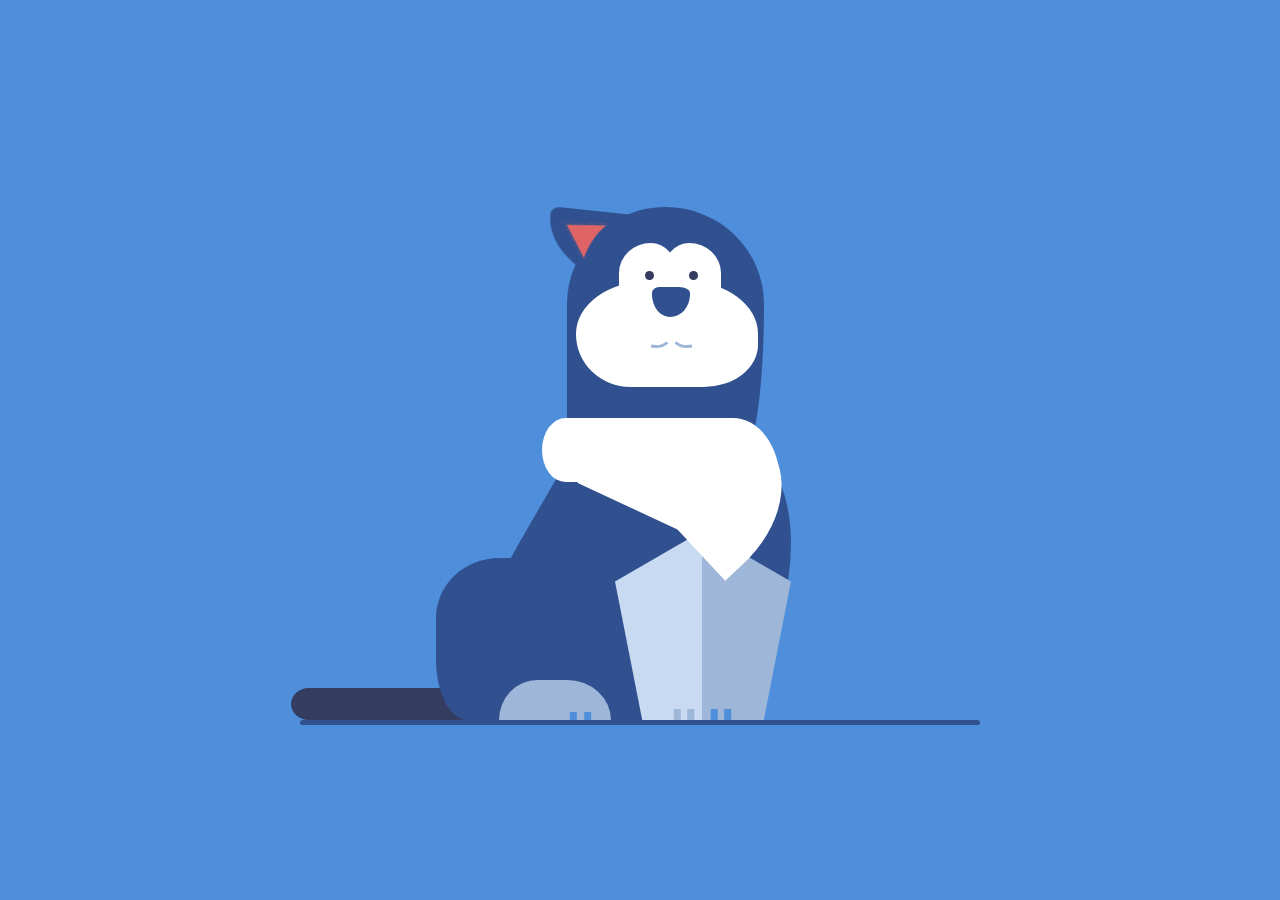
<file: Dog-Animation-CSS/index.html>
<!DOCTYPE html>
<html lang="en">

<head>
  <meta charset="UTF-8">
  <title>Husky Dog Animation CSS | @coding.stella</title>
  <link rel="stylesheet" href="https://public.codepenassets.com/css/normalize-5.0.0.min.css">
  <link rel="stylesheet" href="./style.css">

</head>

<body>
  <div class="husky">
    <div class="mane">
      <div class="coat"></div>
    </div>
    <div class="body">
      <div class="head">
        <div class="ear"></div>
        <div class="ear"></div>
        <div class="face">
          <div class="eye"></div>
          <div class="eye"></div>
          <div class="nose"></div>
          <div class="mouth">
            <div class="lips"></div>
            <div class="tongue"></div>
          </div>
        </div>
      </div>
      <div class="torso"></div>
    </div>
    <div class="legs">
      <div class="front-legs">
        <div class="leg"></div>
        <div class="leg"></div>
      </div>
      <div class="hind-leg">
      </div>
    </div>
    <div class="tail">
      <div class="tail">
        <div class="tail">
          <div class="tail">
            <div class="tail">
              <div class="tail">
                <div class="tail"></div>
              </div>
            </div>
          </div>
        </div>
      </div>
    </div>
  </div>

  <svg xmlns="http://www.w3.org/2000/svg" version="1.1" style="position:absolute">
    <defs>


      <filter id="squiggly-0">
        <feTurbulence id="turbulence" baseFrequency="0.02" numOctaves="3" result="noise" seed="0" />
        <feDisplacementMap id="displacement" in="SourceGraphic" in2="noise" scale="2" />
      </filter>
      <filter id="squiggly-1">
        <feTurbulence id="turbulence" baseFrequency="0.02" numOctaves="3" result="noise" seed="1" />
        <feDisplacementMap in="SourceGraphic" in2="noise" scale="3" />
      </filter>

      <filter id="squiggly-2">
        <feTurbulence id="turbulence" baseFrequency="0.02" numOctaves="3" result="noise" seed="2" />
        <feDisplacementMap in="SourceGraphic" in2="noise" scale="2" />
      </filter>
      <filter id="squiggly-3">
        <feTurbulence id="turbulence" baseFrequency="0.02" numOctaves="3" result="noise" seed="3" />
        <feDisplacementMap in="SourceGraphic" in2="noise" scale="3" />
      </filter>

      <filter id="squiggly-4">
        <feTurbulence id="turbulence" baseFrequency="0.02" numOctaves="3" result="noise" seed="4" />
        <feDisplacementMap in="SourceGraphic" in2="noise" scale="1" />
      </filter>
    </defs>
  </svg>

</body>

</html>
</file>
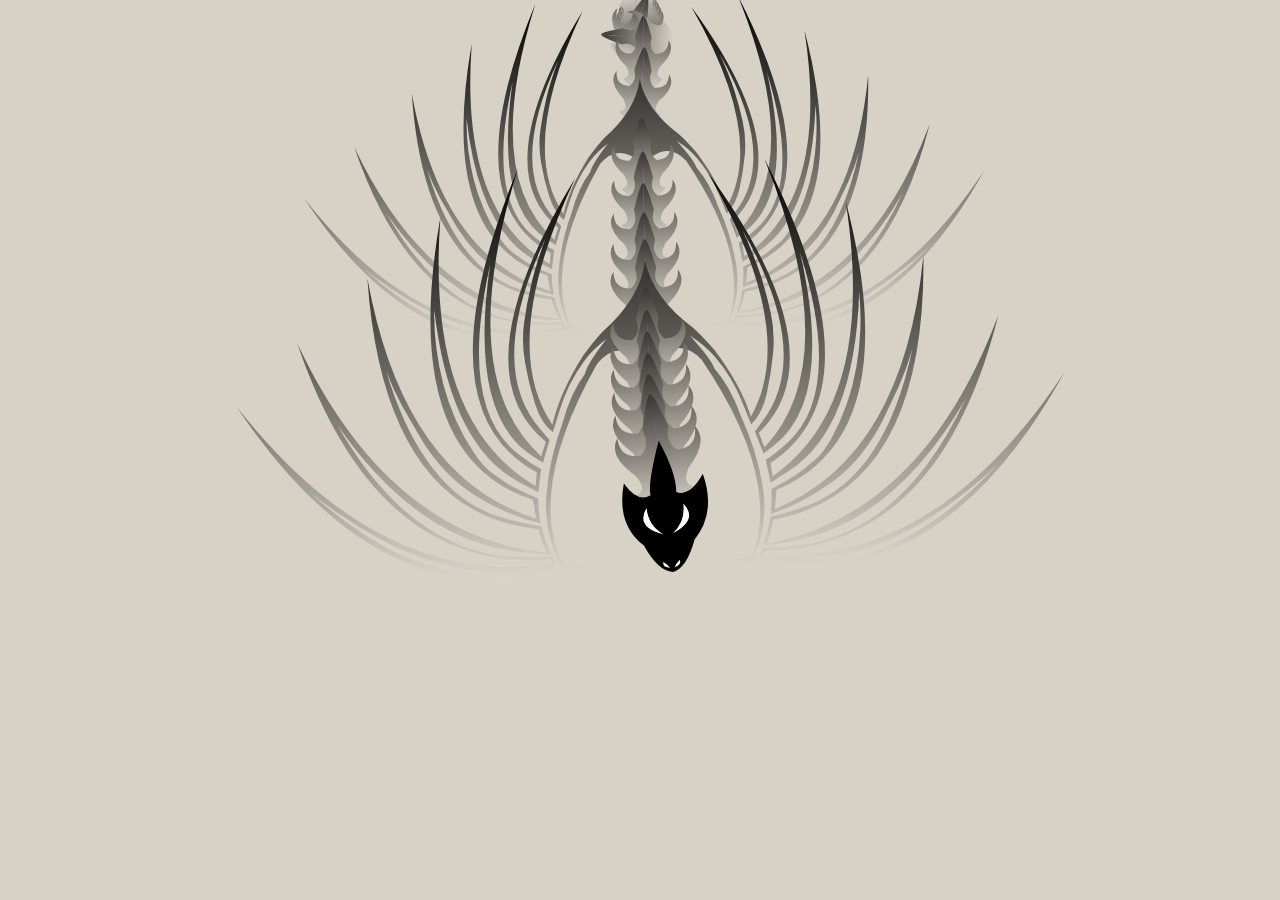
<file: Dragon-Cursor/index.html>
<!DOCTYPE html>
<html lang="en">
  <head>
    <meta charset="UTF-8">
    <meta name="viewport" content="width=device-width, initial-scale=1.0">
    <link rel="stylesheet" href="./style.css">
    <title>Dragon Cursor Effect</title>
  </head>
  <body>
    <svg>
      <defs>
        <g id="Cabeza" transform="matrix(1, 0, 0, 1, 0, 0)">
          <path style="fill:#FFFFFF;fill-opacity:1" d="M-28.9,-1.1L-28.55 -1.95Q-28.1 -3.1 -27.25 -2.95L-26.7 -2.95Q-27.7 -1.65 -28.9 -1.1M-18.35,-1.8Q-15.1 -10.3 -9.6 -6.05Q-15.1 -6.2 -18.35 -1.8M-18.35,1.1Q-15.1 5.45 -9.6 5.35Q-15.1 9.55 -18.35 1.1M-26.7,2.2L-27.25 2.25Q-28.1 2.4 -28.55 1.2L-28.9 0.35Q-27.7 0.9 -26.7 2.2" />
          <path style="fill:#000000;fill-opacity:1" d="M-21.05,-8.25Q-13.6 -15.95 -1.3 -12.1Q-7.85 -8.5 -5.85 -4.35Q-2.3 -4.85 10.5 0.15Q0 4.35 -5.85 3.65Q-7.85 7.75 -1.25 12.45Q-13.6 15.2 -21.05 7.5Q-29.55 4.05 -30.2 -0.35Q-29.55 -4.8 -21.05 -8.25M-26.7,-2.95L-27.25 -2.95Q-28.1 -3.1 -28.55 -1.95L-28.9 -1.1Q-27.7 -1.65 -26.7 -2.95M-9.6,-6.05Q-15.1 -10.3 -18.35 -1.8Q-15.1 -6.2 -9.6 -6.05M-9.6,5.35Q-15.1 5.45 -18.35 1.1Q-15.1 9.55 -9.6 5.35M-28.9,0.35L-28.55 1.2Q-28.1 2.4 -27.25 2.25L-26.7 2.2Q-27.7 0.9 -28.9 0.35" />
        </g>
        <g id="Aletas" transform="matrix(1, 0, 0, 1, 0, 0)">
          <linearGradient id="LinearGradID_1" gradientUnits="userSpaceOnUse" gradientTransform="matrix(0.0935974, 0, 0, 0.188782, -20.55, 0)" spreadMethod="pad" x1="-819.2" y1="0" x2="819.2" y2="0">
            <stop offset="0" style="stop-color:#CCCCCC;stop-opacity:1" />
            <stop offset="1" style="stop-color:#000000;stop-opacity:1" />
          </linearGradient>
          <path style="fill:url(#LinearGradID_1) " d="M29.75,-36.85Q-17.75 -61.45 -42.05 -40.95L-45.35 -38.35L-53.7 -41.15L-51.15 -44.85Q-34.85 -68.4 21 -57.8Q-32.2 -72.1 -50.25 -50Q-53.85 -45.65 -56.05 -41.95L-64.7 -43.35L-60.6 -50.3Q-45.9 -75.55 5.1 -79.35Q-2.2 -79.8 -9.45 -79.15Q-16.2 -78.55 -22.85 -77.15Q-29.85 -75.65 -36.5 -73Q-43.05 -70.4 -48.8 -66.85Q-54.55 -63.35 -56.8 -60.3L-60.5 -55.4Q-62.95 -52.1 -67 -43.55L-70.55 -43.55L-76.35 -42.95Q-74.6 -49.1 -71.85 -54.85Q-68.9 -61.25 -64.8 -67.1Q-60.8 -73 -55.45 -77.55Q-49.9 -82.35 -43.65 -85.85L-30.6 -92.7Q-24.05 -95.95 -17 -98.25Q-63.75 -86.35 -73.65 -57.1Q-75.75 -50.75 -77.45 -42.75Q-82.9 -41.75 -88 -39.65Q-87.65 -46.65 -86.3 -53.05Q-79.8 -89.8 -36.65 -117.2Q-80.65 -94.5 -87.55 -59.55Q-88.65 -54.15 -88.95 -39.4L-89.8 -38.85L-92.7 -37.6Q-93.75 -44.35 -94.1 -51.15Q-94.4 -58.2 -93.25 -65.1Q-92.15 -72.5 -90.05 -79.65Q-88.05 -86.55 -85 -93Q-82.1 -99.3 -78.45 -105.15Q-74.6 -111.35 -70.25 -117.25Q-65.95 -123.1 -61.1 -128.55Q-70.3 -119.35 -77.9 -108.7Q-86 -97.3 -90.8 -84.05Q-95.8 -70.5 -96 -56.15Q-96.1 -46 -94.05 -36.05L-93.25 -31.55Q-93.5 -35.65 -92.35 -36Q-79.85 -42 -66.6 -40.45Q-52.45 -38.85 -39.2 -33.25Q-28.3 -29.9 -21.25 -24.15Q-17.8 -23.3 -8.6 -15.6Q-12.1 -20.75 -16.75 -24.5Q-24.55 -30.7 -34.25 -34.05L-42.55 -37Q-38.9 -41.25 -31.5 -43.25Q-24.05 -45.3 -16.2 -46.3Q-8.35 -47.35 -1 -46Q5.95 -44.75 12.75 -42.85Q19.85 -40.9 29.75 -36.85M-92.45,-27.35L-94.95 -36.25Q-109.7 -105 -27.95 -154.65Q-98.65 -103.8 -91.75 -39.4L-89.95 -40.2Q-92.2 -105.25 -5.6 -130.9Q-78.8 -99.95 -87.45 -40.9Q-83.15 -42.95 -78.45 -43.95Q-70 -101.3 17.65 -103.8Q-56.9 -93.4 -74.5 -44.55L-67.4 -45.45Q-49.1 -94.95 39.25 -75.65Q-36.75 -84.35 -62.25 -44.25L-57.3 -43.6Q-31.65 -86.5 56.15 -46.05Q-20.3 -73.35 -51.35 -41.7L-45.95 -39.75Q-17.85 -71.35 51.85 -24.8Q-8.7 -56.4 -39.75 -37.05Q-28.15 -34.05 -14.25 -24.45Q-8.6 -19.85 -5.8 -16.95Q5.95 -2.4 20 0Q5.95 2.4 -5.8 16.95Q-8.6 19.85 -14.25 24.45Q-28.15 34.05 -39.75 37.05Q-8.7 56.4 51.85 24.8Q-17.85 71.35 -45.95 39.75L-51.35 41.7Q-20.3 73.35 56.15 46.1Q-31.65 86.5 -57.3 43.65L-62.25 44.3Q-36.75 84.35 39.25 75.7Q-49.1 94.95 -67.4 45.5L-74.5 44.6Q-56.9 93.4 17.65 103.85Q-70 101.3 -78.45 43.95Q-83.15 42.95 -87.45 40.9Q-78.8 99.95 -5.6 130.9Q-92.2 105.25 -89.95 40.25L-91.75 39.4Q-98.65 103.8 -27.95 154.65Q-109.7 105 -94.95 36.3L-92.45 27.35Q-93.05 33.9 -92.05 34.75Q-91.1 35.55 -88.95 36.7L-87.95 37Q-83.7 38.25 -79.05 38.8L-77.25 38.95Q-72.55 39.3 -67.5 38.85L-65.45 38.65Q-44.4 36.05 -17.8 19.6Q-9.9 12.8 -15.15 4.4Q-18.15 3.15 -19 0Q-18.15 -3.15 -15.15 -4.4Q-9.9 -12.8 -17.8 -19.6L-17.8 -19.55Q-44.4 -36.05 -65.45 -38.6L-67.5 -38.8Q-72.55 -39.3 -77.25 -38.95L-79.05 -38.75Q-83.7 -38.25 -87.95 -36.95L-88.95 -36.65Q-91.1 -35.55 -92.05 -34.7Q-93.05 -33.9 -92.45 -27.35M-8.6,15.6Q-17.8 23.3 -21.25 24.2Q-28.3 29.9 -39.2 33.3Q-52.45 38.85 -66.6 40.5Q-79.85 42 -92.35 36Q-93.5 35.65 -93.25 31.55L-94.05 36.1Q-96.1 46.05 -96 56.15Q-95.8 70.5 -90.8 84.1Q-86 97.3 -77.9 108.75Q-70.3 119.35 -61.1 128.6Q-65.95 123.1 -70.25 117.25Q-74.6 111.35 -78.45 105.15Q-82.1 99.3 -85 93Q-88.05 86.55 -90.05 79.7Q-92.15 72.5 -93.25 65.1Q-94.4 58.2 -94.1 51.2Q-93.75 44.35 -92.7 37.6L-89.8 38.9L-88.95 39.45Q-88.65 54.15 -87.55 59.55Q-80.65 94.5 -36.65 117.25Q-79.8 89.8 -86.3 53.1Q-87.65 46.65 -88 39.65Q-82.9 41.75 -77.45 42.75Q-75.75 50.75 -73.65 57.15Q-63.75 86.35 -17 98.3Q-24.05 95.95 -30.6 92.75L-43.65 85.9Q-49.9 82.35 -55.45 77.6Q-60.8 73 -64.8 67.15Q-68.9 61.25 -71.85 54.85Q-74.6 49.1 -76.35 42.95L-70.55 43.6L-67 43.6Q-62.95 52.1 -60.5 55.4L-56.8 60.35Q-54.55 63.35 -48.8 66.9Q-43.05 70.4 -36.5 73Q-29.85 75.65 -22.85 77.15Q-16.2 78.55 -9.45 79.15Q-2.2 79.8 5.1 79.35Q-45.9 75.55 -60.6 50.3L-64.7 43.4L-56.05 41.95Q-53.85 45.65 -50.25 50Q-32.2 72.1 21 57.85Q-34.85 68.4 -51.15 44.85L-53.7 41.2L-45.35 38.35L-42.05 40.95Q-17.75 61.45 29.75 36.85Q19.85 40.9 12.75 42.9Q5.95 44.75 -1 46Q-8.35 47.35 -16.2 46.35Q-24.05 45.3 -31.5 43.3Q-38.9 41.25 -42.55 37.05L-34.25 34.05Q-24.55 30.7 -16.75 24.5Q-12.1 20.75 -8.6 15.6" />
        </g>
        <g id="Espina" transform="matrix(1, 0, 0, 1, 0, 0)">
          <linearGradient id="LinearGradID_2" gradientUnits="userSpaceOnUse" gradientTransform="matrix(0.0229492, 0, 0, -0.0152893, 0, 0.05)" spreadMethod="pad" x1="-819.2" y1="0" x2="819.2" y2="0">
            <stop offset="0" style="stop-color:#CCCCCC;stop-opacity:1" />
            <stop offset="1" style="stop-color:#333333;stop-opacity:1" />
          </linearGradient>
          <path style="fill:url(#LinearGradID_2) " d="M-18.8,0Q-17.85 -5.7 -12.3 -9.6Q-11.2 -5.35 -6.5 -8.25L-6.45 -8.2L-6.2 -8.3Q1.25 -16.25 6.65 -12.4Q0.05 -12.55 0 -5.95Q2.7 -2.4 7.75 -4.1Q18 -1.45 18.8 0L-18.8 0" />
          <linearGradient id="LinearGradID_3" gradientUnits="userSpaceOnUse" gradientTransform="matrix(0.0229492, 0, 0, 0.0152893, 0, -0.05)" spreadMethod="pad" x1="-819.2" y1="0" x2="819.2" y2="0">
            <stop offset="0" style="stop-color:#CCCCCC;stop-opacity:1" />
            <stop offset="1" style="stop-color:#333333;stop-opacity:1" />
          </linearGradient>
          <path style="fill:url(#LinearGradID_3) " d="M18.8,0Q18 1.45 7.75 4.1Q2.7 2.4 0 5.95Q0.05 12.55 6.65 12.4Q1.25 16.25 -6.2 8.35Q-6.35 8.25 -6.45 8.25L-6.5 8.25Q-11.2 5.35 -12.3 9.6Q-17.85 5.7 -18.8 0L18.8 0" />
        </g>
      </defs>
      <g id="screen" />
    </svg>
    <script src="script.js"></script>
  </body>
</html>
</file>
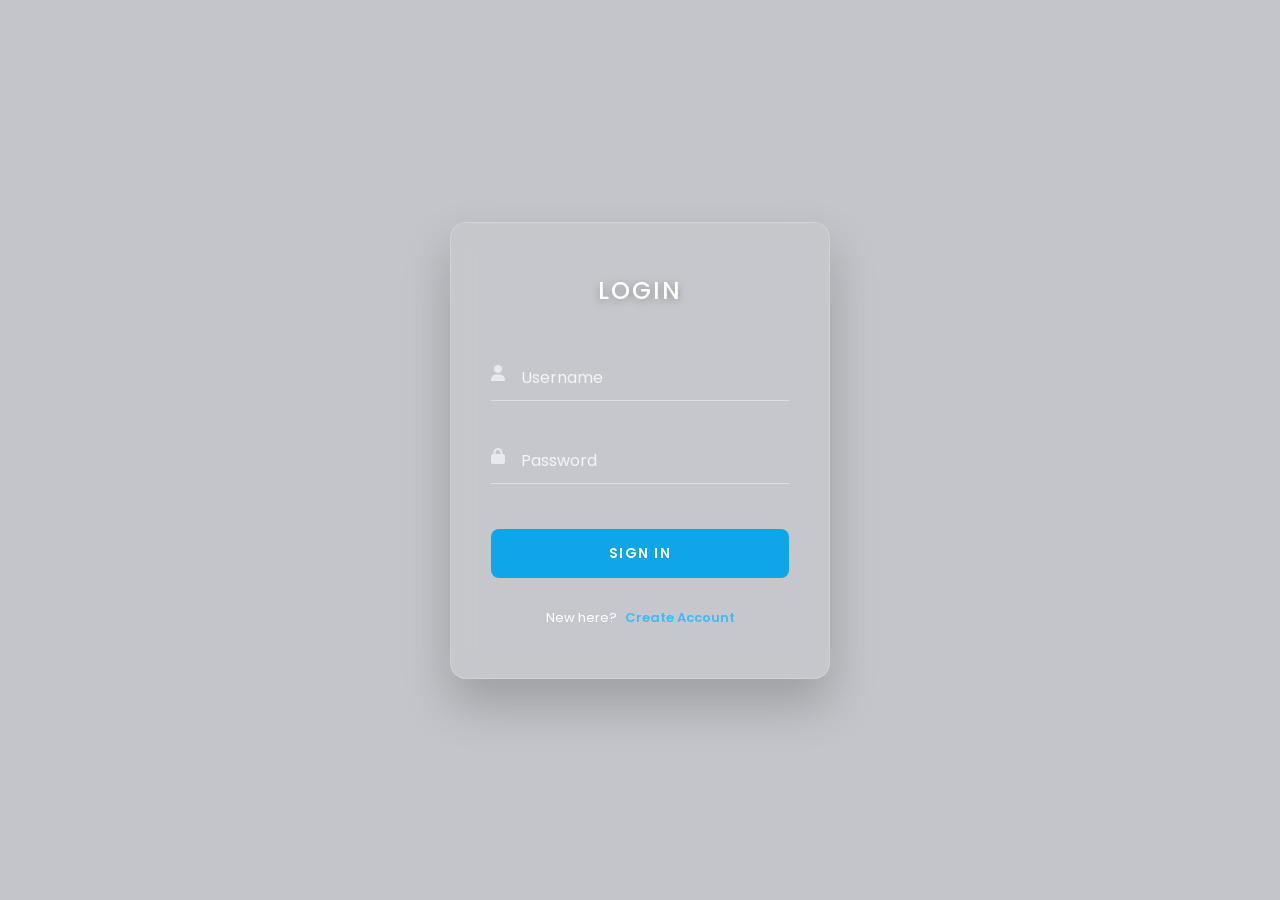
<file: LOGIN/index.html>
<!DOCTYPE html>
<html lang="en">

<head>
    <meta charset="UTF-8">
    <meta name="viewport" content="width=device-width, initial-scale=1.0">
    <title>LOGIN</title>

    <link href="https://fonts.googleapis.com/css2?family=Poppins:wght@300;400;500;600&display=swap" rel="stylesheet">
    <link rel="stylesheet" href="https://cdnjs.cloudflare.com/ajax/libs/font-awesome/6.0.0/css/all.min.css">

    <style>

* {
margin: 0;
padding: 0;
box-sizing: border-box;
font-family: 'Poppins' , sans-serif;
}

body{
display: flex;
justify-content: center;
align-items: center;
min-height: 100vh;
background-image: url('https://images.unsplash.com/photo-1494500764479-0c8f2919a3d8?fm=jpg&q=60&w=3000&auto=format&fit=crop&ixlib=rb-4.1.0&ixid=M3wxMjA3fDB8MHxleHBsb3JlLWZlZWR8MTh8fHxlbnwwfHx8fHw%3D');
 background-size: cover;
background-repeat: no-repeat;
background-attachment: fixed;
overflow: hidden;
position: relative;
}

body::before{
content: '';
position: absolute;
top: 0;
left: 0;
width: 100%;
height: 100%;
background: rgba(15, 23, 42, 0.25);
z-index: 1;
}

.login-box{
position: relative;
width: 380px;
padding: 50px 40px;
background: rgba(255, 255, 255, 0.05);
border-radius: 16px;
-webkit-backdrop-filter: blur(12px);
backdrop-filter: blur(12px);
border: 1px solid rgba(255, 255, 255, 0.2);
box-shadow: 0 25px 50px rgba(0, 0, 0, 0.2);
z-index: 10;
}

h2{
color: #ffffff;
text-align: center;
margin-bottom: 45px;
font-weight: 500;
letter-spacing: 2px;
text-shadow: 0 2px 10px rgba(0, 0, 0, 0.3);
}

.input-group{
position: relative;
margin-bottom: 35px;
}

.input-group i{
position: absolute;
left: 0;
top: 12px;
color: rgba(255, 255, 255, 0.6);
font-size: 16px;
transition: 0.3s;
}

.input-group input {
width: 100%;
padding: 12px 5px 12px 30px;
font-size: 15px;
color: #ffffff;
background: transparent;
border: none;
border-bottom: 1.5px solid rgba(255, 255, 255, 0.4);
outline: none;
transition: 0.3s;
}

.input-group label {
    position: absolute;
    top: 12px;
    left: 30px;
    color: rgba(255, 255, 255, 0.8);
    pointer-events: none;
    transition: 0.3s ease;
}

.input-group input:focus~label,
.input-group input:valid~label {
    top: -18px;
    left: 0;
    font-size: 12px;
    color: #38bdf8;
    font-weight: 500;
}

.input-group input:focus~i,
.input-group input:valid~i {
    color: #38bdf8;
}

.input-group input:focus {
    border-bottom: 1.5px solid #38bdf8;
}

.login-btn {
    width: 100%;
    padding: 14px;
    background: #0ea5e9;
    border: none;
    border-radius: 8px;
    color: #ffffff;
    font-size: 14px;
    font-weight: 600;
    letter-spacing: 1.5px;
    text-transform: uppercase;
    cursor: pointer;
    transition: all 0.3s ease;
    margin-top: 10px;
}

.login-btn:hover {
    background: #0284c7;
    box-shadow: 0 10px 20px rgba(14, 165, 233, 0.3);
    transform: translateY(-1px);
}

.login-btn:active {
    transform: translateY(0);
}

.signup-link {
    text-align: center;
    margin-top: 30px;
    color: #ffffff;
    font-size: 13px;
}

.signup-link a {
    color: #38bdf8;
    text-decoration: none;
    font-weight: 600;
    margin-left: 5px;
}

.signup-link a:hover {
    color: #7dd3fc;
    text-decoration: underline;
}

    </style>



</head>
<body>

    <div class="login-box">
        <form id="loginForm">
            <h2>LOGIN</h2>
            <div class="input-group">
                <i class="fas fa-user"></i>
                <input type="text" id="username" required>
                <label for="username">Username</label>
            </div>

            <div class="input-group">
                <i class="fas fa-lock"></i>
                <input type="password" id="password" required>
                <label for="password">Password</label>
            </div>

            <button type="submit" class="login-btn" id="submitBtn">
            Sign In
            </button>

            <p class="signup-link">
                New here? <a href="#">Create Account</a>
            </p>
        </form>
    </div>

    <script>

    document.addEventListener('DOMContentLoaded', () => {
    const loginForm = document.getElementById('loginForm');
    const submitBtn = document.getElementById('submitBtn');

    loginForm.addEventListener('submit', function(e) {
        e.preventDefault();

        submitBtn.innerText = 'Verifying...';
        submitBtn.disabled = true;

        const username = document.getElementById('username').value;

        setTimeout(() => {
            alert(`Welcome back, ${username}!`);

            submitBtn.innerText = 'Sign In';
            submitBtn.disabled = false;

            loginForm.reset();
        }, 1200);
    });
});

    </script>
</body>

</html>
</file>
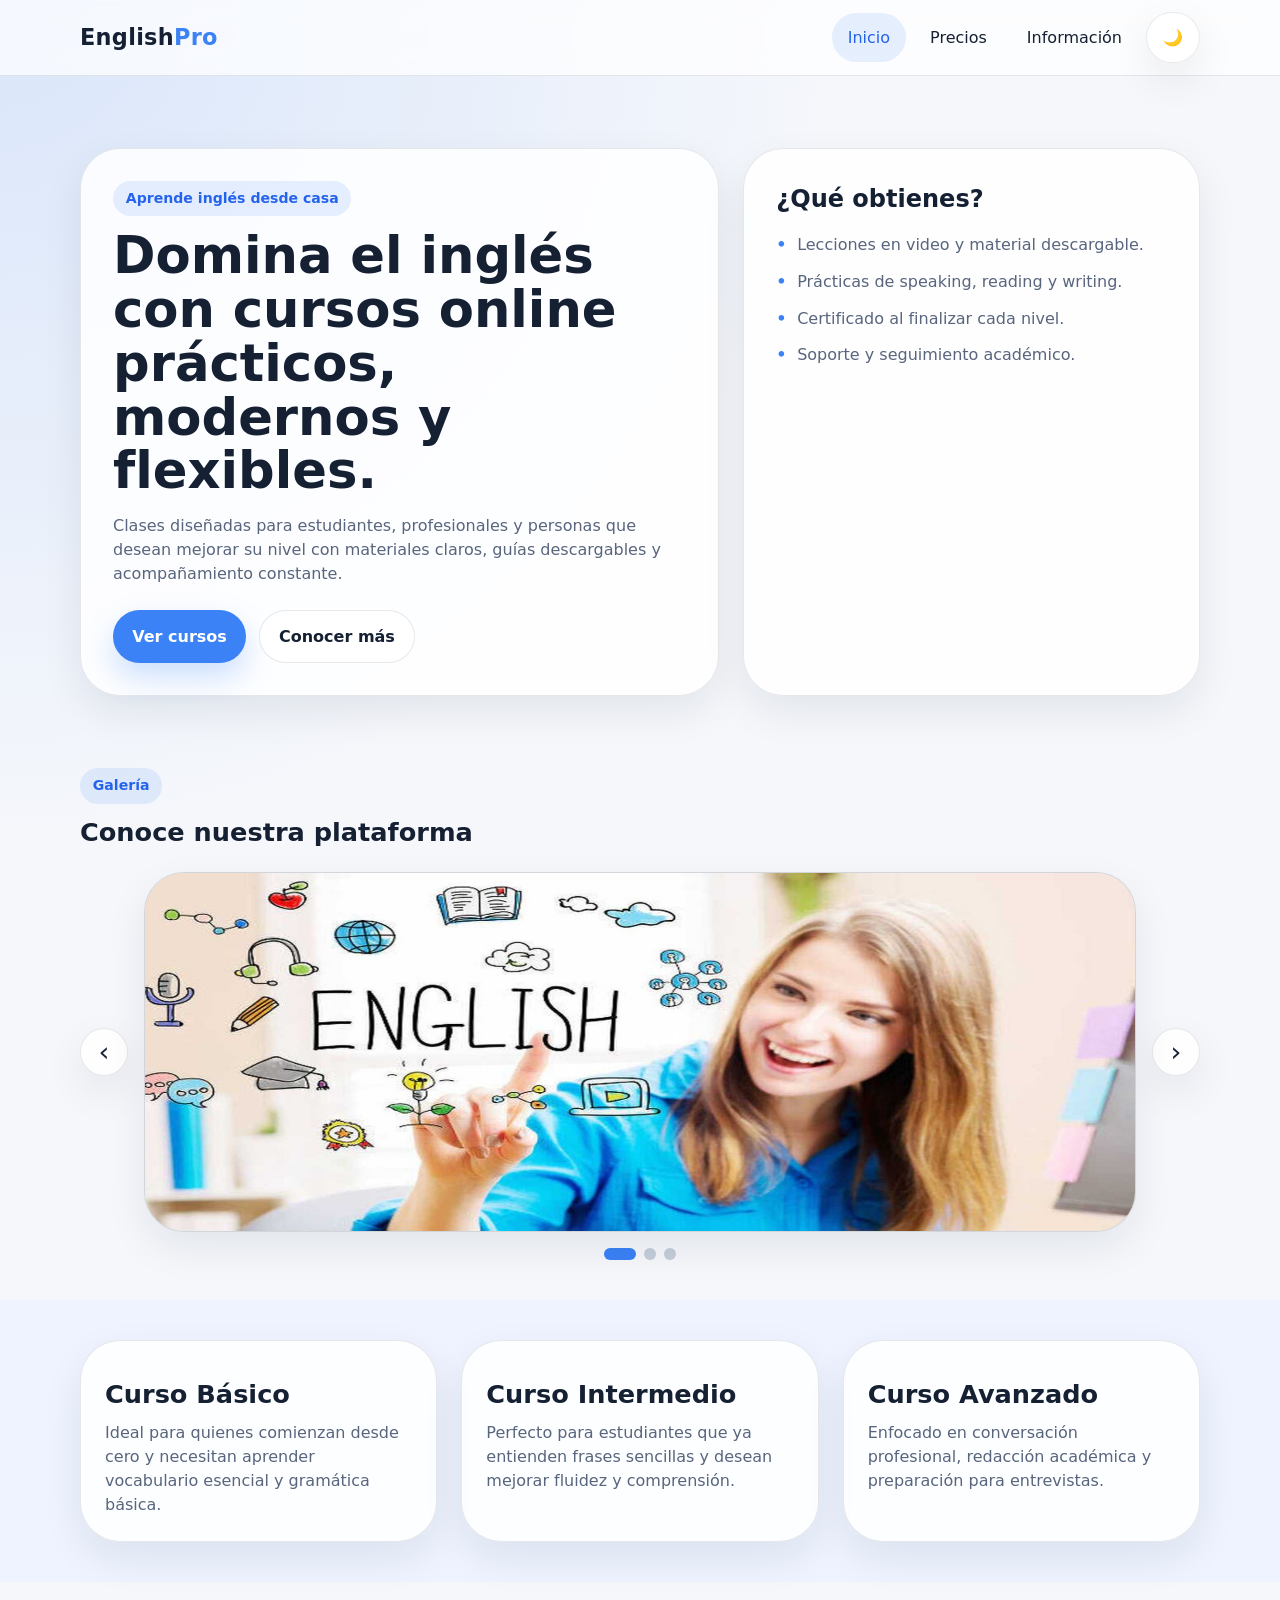
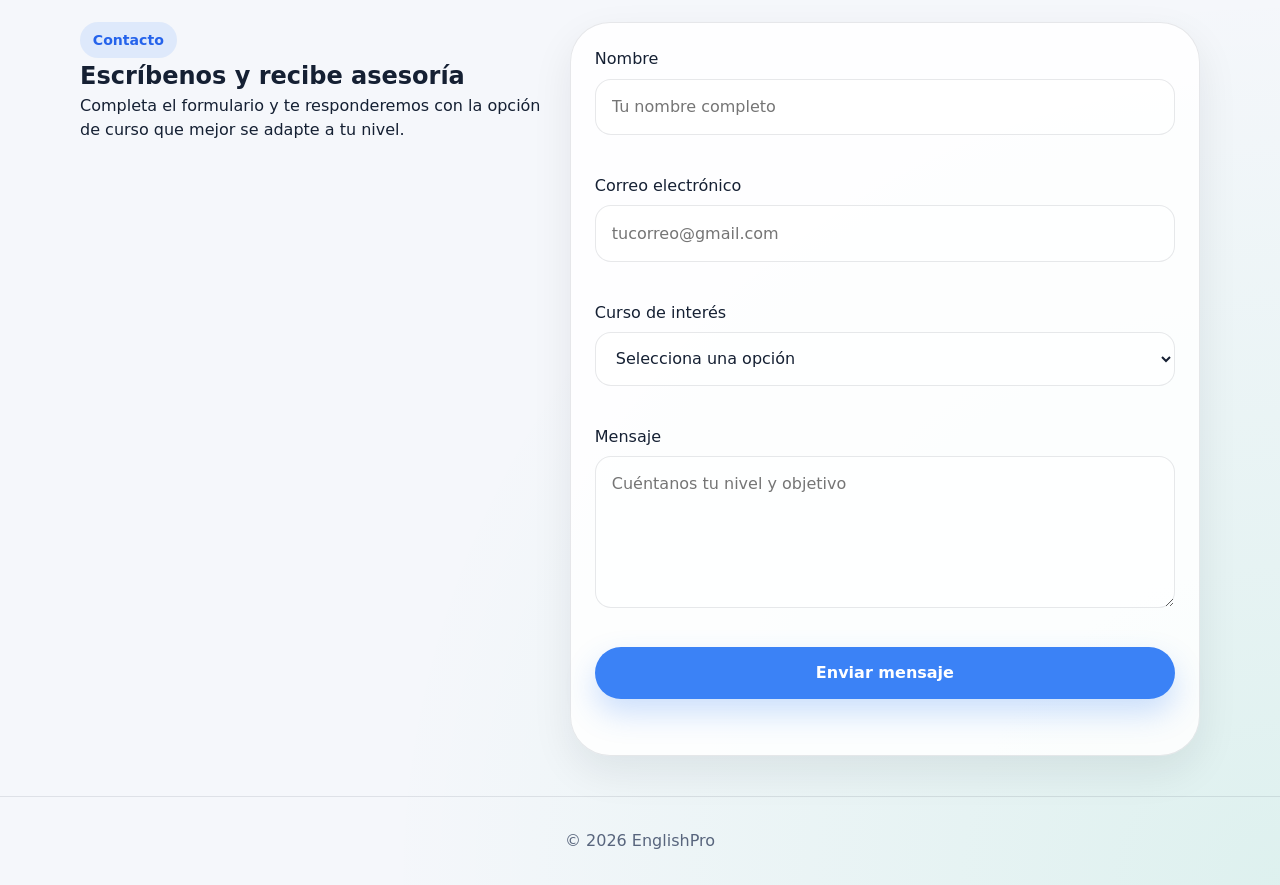
<file: Proyecto1P/index.html>
<!DOCTYPE html>
<html lang="es">
<head>
  <meta charset="UTF-8">
  <meta name="viewport" content="width=device-width, initial-scale=1.0">
  <meta name="description" content="EnglishPro - Cursos online de inglés para principiantes, intermedios y avanzados.">
  <title>EnglishPro | Cursos Online de Inglés</title>
  <link rel="stylesheet" href="CSS/normalice.css">
  <link rel="stylesheet" href="CSS/styles.css">
</head>
<body>
  <header class="site-header">
    <div class="container header__bar">
      <a class="logo" href="index.html">English<span>Pro</span></a>

      <button class="nav-toggle" id="navToggle" aria-label="Abrir menú" aria-expanded="false">
        <span></span>
        <span></span>
        <span></span>
      </button>

      <nav class="nav" id="navMenu">
        <a class="nav__link active" href="index.html">Inicio</a>
        <a class="nav__link" href="precios.html">Precios</a>
        <a class="nav__link" href="info.html">Información</a>
        <button class="theme-btn" id="themeBtn" type="button" aria-label="Cambiar tema">🌙</button>
      </nav>
    </div>
  </header>

  <main>
    <section class="hero">
      <div class="container hero__grid">
        <article class="hero__content">
          <span class="badge">Aprende inglés desde casa</span>
          <h1>Domina el inglés con cursos online prácticos, modernos y flexibles.</h1>
          <p>
            Clases diseñadas para estudiantes, profesionales y personas que desean mejorar su nivel
            con materiales claros, guías descargables y acompañamiento constante.
          </p>
          <div class="hero__actions">
            <a class="btn btn--primary" href="precios.html">Ver cursos</a>
            <a class="btn btn--ghost" href="info.html">Conocer más</a>
          </div>
        </article>

        <article class="hero__card">
          <h2>¿Qué obtienes?</h2>
          <ul class="features">
            <li>Lecciones en video y material descargable.</li>
            <li>Prácticas de speaking, reading y writing.</li>
            <li>Certificado al finalizar cada nivel.</li>
            <li>Soporte y seguimiento académico.</li>
          </ul>
        </article>
      </div>
    </section>

    <section class="section">
      <div class="container">
        <div class="section__head">
          <span class="section__tag">Galería</span>
          <h2><strong>Conoce nuestra plataforma</strong></h2>
        </div>

        <div class="slideshow" aria-label="Galería de imágenes">
          <button class="slideshow__btn" id="prevSlide" aria-label="Imagen anterior">‹</button>

          <div class="slideshow__viewport">
            <img class="slideshow__img active" src="IMG/Imagen1.jpg" alt="Vista 1 del curso de inglés">
            <img class="slideshow__img" src="IMG/Imagen2.jpg" alt="Vista 2 del curso de inglés">
            <img class="slideshow__img" src="IMG/Imagen3.jpg" alt="Vista 3 del curso de inglés">
          </div>

          <button class="slideshow__btn" id="nextSlide" aria-label="Imagen siguiente">›</button>
        </div>

        <div class="dots" aria-label="Selector de imagen">
          <button class="dot active" data-slide="0" aria-label="Mostrar imagen 1"></button>
          <button class="dot" data-slide="1" aria-label="Mostrar imagen 2"></button>
          <button class="dot" data-slide="2" aria-label="Mostrar imagen 3"></button>
        </div>
      </div>
    </section>

    <section class="section section--alt">
      <div class="container cards-grid">
        <article class="info-card">
          <h3>Curso Básico</h3>
          <p>Ideal para quienes comienzan desde cero y necesitan aprender vocabulario esencial y gramática básica.</p>
        </article>
        <article class="info-card">
          <h3>Curso Intermedio</h3>
          <p>Perfecto para estudiantes que ya entienden frases sencillas y desean mejorar fluidez y comprensión.</p>
        </article>
        <article class="info-card">
          <h3>Curso Avanzado</h3>
          <p>Enfocado en conversación profesional, redacción académica y preparación para entrevistas.</p>
        </article>
      </div>
    </section>

    <section class="section">
      <div class="container contact-grid">
        <article>
          <span class="section__tag">Contacto</span>
          <h2>Escríbenos y recibe asesoría</h2>
          <p>Completa el formulario y te responderemos con la opción de curso que mejor se adapte a tu nivel.</p>
        </article>

        <form class="contact-form" id="contactForm" novalidate>
          <div class="form-group">
            <label for="name">Nombre</label>
            <input type="text" id="name" name="name" placeholder="Tu nombre completo">
            <small class="error" id="nameError"></small>
          </div>

          <div class="form-group">
            <label for="email">Correo electrónico</label>
            <input type="email" id="email" name="email" placeholder="tucorreo@gmail.com">
            <small class="error" id="emailError"></small>
          </div>

          <div class="form-group">
            <label for="course">Curso de interés</label>
            <select id="course" name="course">
              <option value="">Selecciona una opción</option>
              <option value="basico">Básico</option>
              <option value="intermedio">Intermedio</option>
              <option value="avanzado">Avanzado</option>
            </select>
            <small class="error" id="courseError"></small>
          </div>

          <div class="form-group">
            <label for="message">Mensaje</label>
            <textarea id="message" name="message" rows="5" placeholder="Cuéntanos tu nivel y objetivo"></textarea>
            <small class="error" id="messageError"></small>
          </div>

          <button class="btn btn--primary btn--full" type="submit">Enviar mensaje</button>
          <p class="form-success" id="formSuccess" role="status" aria-live="polite"></p>
        </form>
      </div>
    </section>
  </main>

   <footer class="site-footer">
    <div class="container footer__grid">
      <p>© 2026 EnglishPro</p>
    </div>
  </footer>
<Script src="JS/scripts.js"></Script>
</body>
</html>
</file>
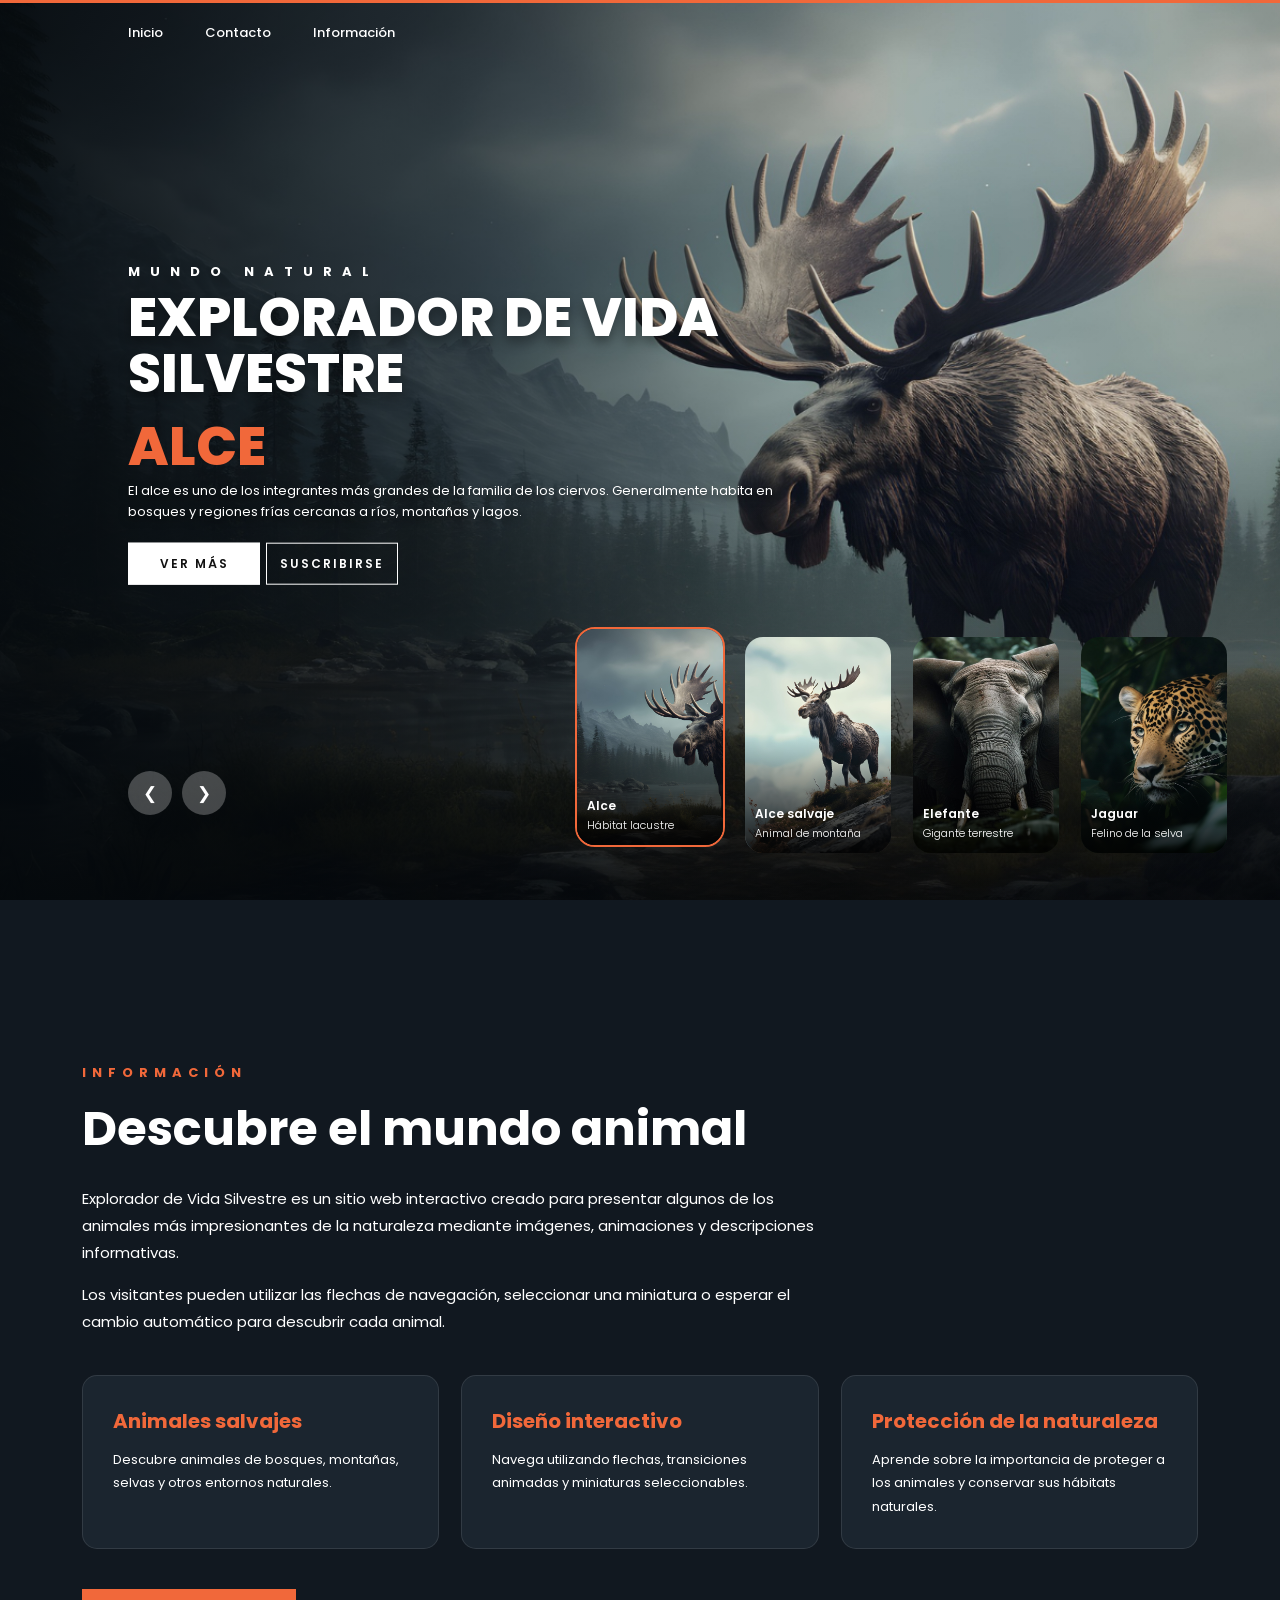
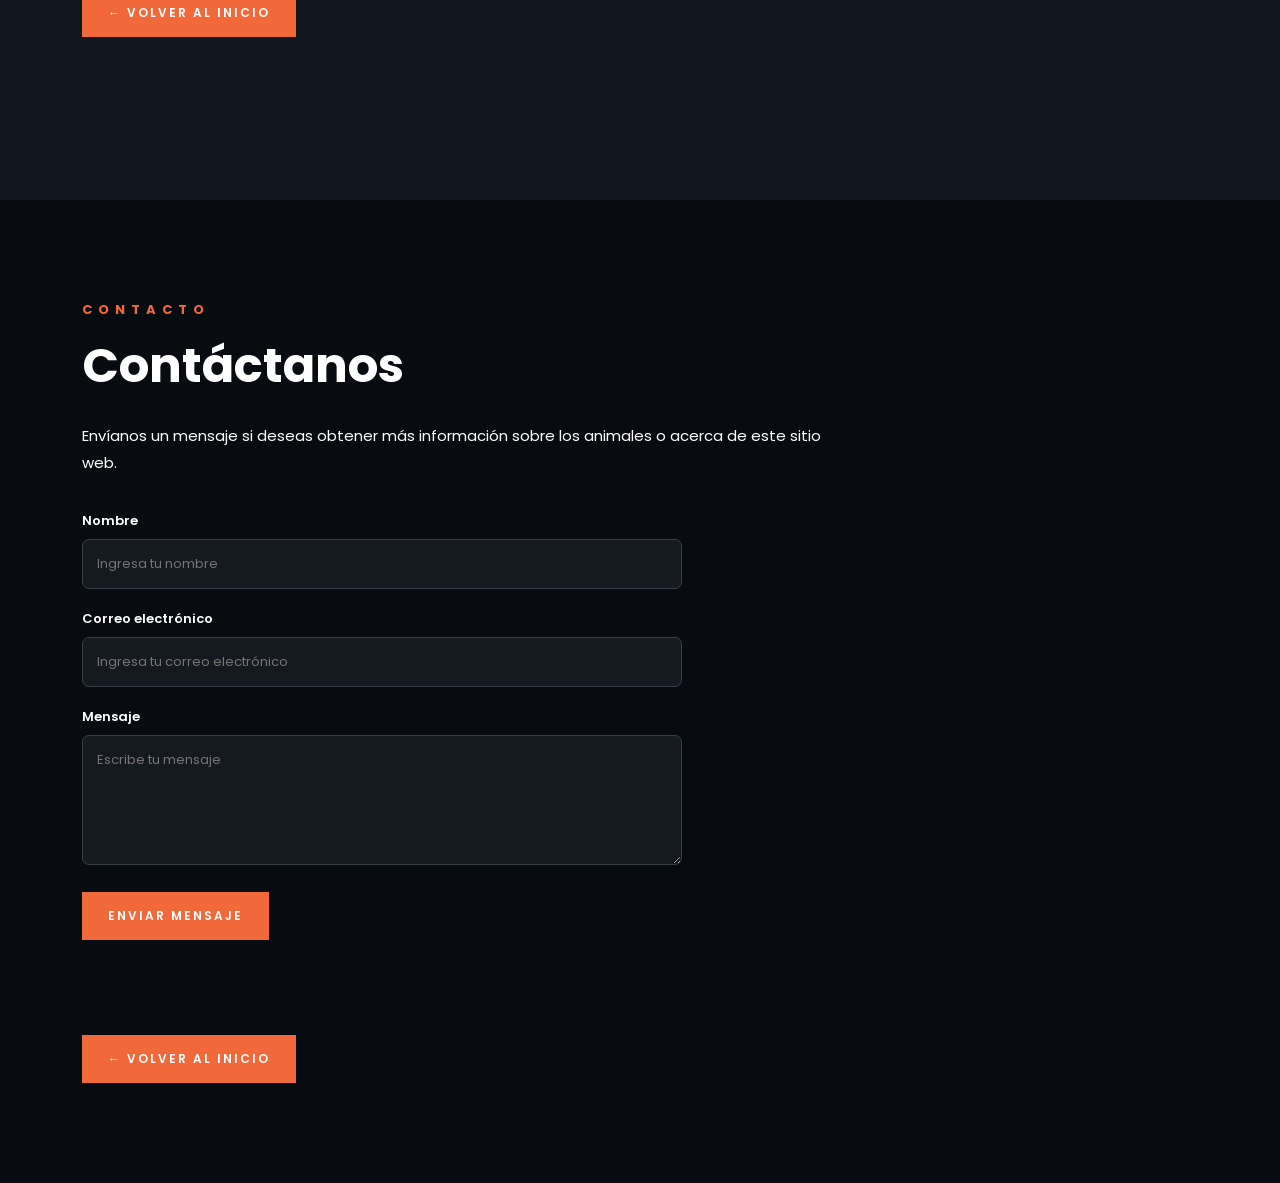
<file: Wildlife_Explorer/index.html>
<!DOCTYPE html>
<html lang="es">

<head>
    <meta charset="UTF-8">

    <meta
        name="viewport"
        content="width=device-width, initial-scale=1.0"
    >

    <title>Explorador de Vida Silvestre</title>

    <link rel="stylesheet" href="style.css">
</head>

<body>

    <!-- Navegación principal -->
    <header class="main-header">
        <nav class="navbar">
            <a href="#home">Inicio</a>
            <a href="#contacts">Contacto</a>
            <a href="#info">Información</a>
        </nav>
    </header>

    <!-- Carrusel principal -->
    <main class="carousel" id="home">

        <div class="slides">

            <!-- IMAGEN 1: ALCE CERCA DEL LAGO -->
            <article class="slide active">

                <img
                    src="image/img1.jpg"
                    alt="Alce cerca de un lago"
                >

                <div class="slide-overlay"></div>

                <div class="slide-content">

                    <div class="author">
                        MUNDO NATURAL
                    </div>

                    <h1 class="main-title">
                        EXPLORADOR DE VIDA SILVESTRE
                    </h1>

                    <h2 class="animal-name">
                        ALCE
                    </h2>

                    <p class="description">
                        El alce es uno de los integrantes más grandes de la
                        familia de los ciervos. Generalmente habita en bosques
                        y regiones frías cercanas a ríos, montañas y lagos.
                    </p>

                    <div class="slide-buttons">

                        <button
                            type="button"
                            class="see-more-btn"
                        >
                            VER MÁS
                        </button>

                        <button
                            type="button"
                            class="subscribe-btn"
                        >
                            SUSCRIBIRSE
                        </button>

                    </div>
                </div>
            </article>

            <!-- IMAGEN 2: ALCE EN LA MONTAÑA -->
            <article class="slide">

                <img
                    src="image/img2.jpg"
                    alt="Alce salvaje en las montañas"
                >

                <div class="slide-overlay"></div>

                <div class="slide-content">

                    <div class="author">
                        MUNDO NATURAL
                    </div>

                    <h1 class="main-title">
                        EXPLORADOR DE VIDA SILVESTRE
                    </h1>

                    <h2 class="animal-name">
                        ALCE SALVAJE
                    </h2>

                    <p class="description">
                        Los alces salvajes se reconocen por sus enormes astas,
                        cuerpos fuertes y largas patas. Estas características
                        les permiten sobrevivir en ambientes montañosos.
                    </p>

                    <div class="slide-buttons">

                        <button
                            type="button"
                            class="see-more-btn"
                        >
                            VER MÁS
                        </button>

                        <button
                            type="button"
                            class="subscribe-btn"
                        >
                            SUSCRIBIRSE
                        </button>

                    </div>
                </div>
            </article>

            <!-- IMAGEN 3: ELEFANTE -->
            <article class="slide">

                <img
                    src="image/img3.jpg"
                    alt="Elefante en la naturaleza"
                >

                <div class="slide-overlay"></div>

                <div class="slide-content">

                    <div class="author">
                        MUNDO NATURAL
                    </div>

                    <h1 class="main-title">
                        EXPLORADOR DE VIDA SILVESTRE
                    </h1>

                    <h2 class="animal-name">
                        ELEFANTE
                    </h2>

                    <p class="description">
                        Los elefantes son los animales terrestres más grandes
                        del mundo. Son inteligentes, sociales y se comunican
                        mediante sonidos, movimientos y vibraciones.
                    </p>

                    <div class="slide-buttons">

                        <button
                            type="button"
                            class="see-more-btn"
                        >
                            VER MÁS
                        </button>

                        <button
                            type="button"
                            class="subscribe-btn"
                        >
                            SUSCRIBIRSE
                        </button>

                    </div>
                </div>
            </article>

            <!-- IMAGEN 4: JAGUAR -->
            <article class="slide">

                <img
                    src="image/img4.jpg"
                    alt="Jaguar en la selva"
                >

                <div class="slide-overlay"></div>

                <div class="slide-content">

                    <div class="author">
                        MUNDO NATURAL
                    </div>

                    <h1 class="main-title">
                        EXPLORADOR DE VIDA SILVESTRE
                    </h1>

                    <h2 class="animal-name">
                        JAGUAR
                    </h2>

                    <p class="description">
                        El jaguar es un poderoso felino que habita principalmente
                        en bosques y regiones tropicales. Su pelaje manchado le
                        permite camuflarse entre la vegetación.
                    </p>

                    <div class="slide-buttons">

                        <button
                            type="button"
                            class="see-more-btn"
                        >
                            VER MÁS
                        </button>

                        <button
                            type="button"
                            class="subscribe-btn"
                        >
                            SUSCRIBIRSE
                        </button>

                    </div>
                </div>
            </article>

        </div>

        <!-- Flechas de navegación -->
        <div class="arrows">

            <button
                type="button"
                id="prev"
                aria-label="Mostrar animal anterior"
            >
                &#10094;
            </button>

            <button
                type="button"
                id="next"
                aria-label="Mostrar siguiente animal"
            >
                &#10095;
            </button>

        </div>

        <!-- Miniaturas -->
        <div class="thumbnails">

            <!-- Miniatura 1 -->
            <button
                type="button"
                class="thumbnail active"
                data-index="0"
                aria-label="Mostrar alce"
            >

                <img
                    src="image/img1.jpg"
                    alt="Miniatura del alce"
                >

                <span class="thumbnail-content">
                    <strong>Alce</strong>
                    <small>Hábitat lacustre</small>
                </span>

            </button>

            <!-- Miniatura 2 -->
            <button
                type="button"
                class="thumbnail"
                data-index="1"
                aria-label="Mostrar alce salvaje"
            >

                <img
                    src="image/img2.jpg"
                    alt="Miniatura del alce salvaje"
                >

                <span class="thumbnail-content">
                    <strong>Alce salvaje</strong>
                    <small>Animal de montaña</small>
                </span>

            </button>

            <!-- Miniatura 3 -->
            <button
                type="button"
                class="thumbnail"
                data-index="2"
                aria-label="Mostrar elefante"
            >

                <img
                    src="image/img3.jpg"
                    alt="Miniatura del elefante"
                >

                <span class="thumbnail-content">
                    <strong>Elefante</strong>
                    <small>Gigante terrestre</small>
                </span>

            </button>

            <!-- Miniatura 4 -->
            <button
                type="button"
                class="thumbnail"
                data-index="3"
                aria-label="Mostrar jaguar"
            >

                <img
                    src="image/img4.jpg"
                    alt="Miniatura del jaguar"
                >

                <span class="thumbnail-content">
                    <strong>Jaguar</strong>
                    <small>Felino de la selva</small>
                </span>

            </button>

        </div>

        <!-- Barra de progreso -->
        <div class="progress-container">
            <div
                class="progress-bar"
                id="progressBar"
            ></div>
        </div>

    </main>

    <!-- Sección de información -->
    <section
        class="page-section info-section"
        id="info"
    >

        <div class="section-container">

            <span class="section-label">
                INFORMACIÓN
            </span>

            <h2>
                Descubre el mundo animal
            </h2>

            <p>
                Explorador de Vida Silvestre es un sitio web interactivo
                creado para presentar algunos de los animales más
                impresionantes de la naturaleza mediante imágenes,
                animaciones y descripciones informativas.
            </p>

            <p>
                Los visitantes pueden utilizar las flechas de navegación,
                seleccionar una miniatura o esperar el cambio automático
                para descubrir cada animal.
            </p>

            <div class="info-cards">

                <article class="info-card">

                    <h3>Animales salvajes</h3>

                    <p>
                        Descubre animales de bosques, montañas, selvas
                        y otros entornos naturales.
                    </p>

                </article>

                <article class="info-card">

                    <h3>Diseño interactivo</h3>

                    <p>
                        Navega utilizando flechas, transiciones animadas
                        y miniaturas seleccionables.
                    </p>

                </article>

                <article class="info-card">

                    <h3>Protección de la naturaleza</h3>

                    <p>
                        Aprende sobre la importancia de proteger a los
                        animales y conservar sus hábitats naturales.
                    </p>

                </article>

            </div>

            <a
                href="#home"
                class="back-home"
            >
                &#8592; VOLVER AL INICIO
            </a>

        </div>
    </section>

    <!-- Sección de contacto -->
    <section
        class="page-section contacts-section"
        id="contacts"
    >

        <div class="section-container">

            <span class="section-label">
                CONTACTO
            </span>

            <h2>
                Contáctanos
            </h2>

            <p>
                Envíanos un mensaje si deseas obtener más información
                sobre los animales o acerca de este sitio web.
            </p>

            <form
                class="contact-form"
                id="contactForm"
            >

                <div class="form-group">

                    <label for="contactName">
                        Nombre
                    </label>

                    <input
                        type="text"
                        id="contactName"
                        name="contactName"
                        placeholder="Ingresa tu nombre"
                        required
                    >

                </div>

                <div class="form-group">

                    <label for="contactEmail">
                        Correo electrónico
                    </label>

                    <input
                        type="email"
                        id="contactEmail"
                        name="contactEmail"
                        placeholder="Ingresa tu correo electrónico"
                        required
                    >

                </div>

                <div class="form-group">

                    <label for="contactMessage">
                        Mensaje
                    </label>

                    <textarea
                        id="contactMessage"
                        name="contactMessage"
                        rows="5"
                        placeholder="Escribe tu mensaje"
                        required
                    ></textarea>

                </div>

                <button
                    type="submit"
                    class="send-button"
                >
                    ENVIAR MENSAJE
                </button>

                <p
                    class="form-message"
                    id="contactMessageResult"
                ></p>

            </form>

            <a
                href="#home"
                class="back-home"
            >
                &#8592; VOLVER AL INICIO
            </a>

        </div>
    </section>

    <!-- Ventana de suscripción -->
    <div
        class="modal"
        id="subscribeModal"
        aria-hidden="true"
    >

        <div class="modal-content">

            <button
                type="button"
                class="modal-close"
                id="closeModal"
                aria-label="Cerrar ventana de suscripción"
            >
                &times;
            </button>

            <span class="section-label">
                SUSCRIPCIÓN
            </span>

            <h2>
                Únete a nuestra comunidad
            </h2>

            <p>
                Ingresa tu correo electrónico para recibir información
                relacionada con la vida silvestre.
            </p>

            <form id="subscribeForm">

                <div class="form-group">

                    <label for="subscribeEmail">
                        Correo electrónico
                    </label>

                    <input
                        type="email"
                        id="subscribeEmail"
                        name="subscribeEmail"
                        placeholder="ejemplo@correo.com"
                        required
                    >

                </div>

                <button
                    type="submit"
                    class="subscribe-submit"
                >
                    SUSCRIBIRME AHORA
                </button>

                <p
                    class="form-message"
                    id="subscribeMessage"
                ></p>

            </form>

        </div>
    </div>

    <script src="app.js"></script>

</body>

</html>
</file>
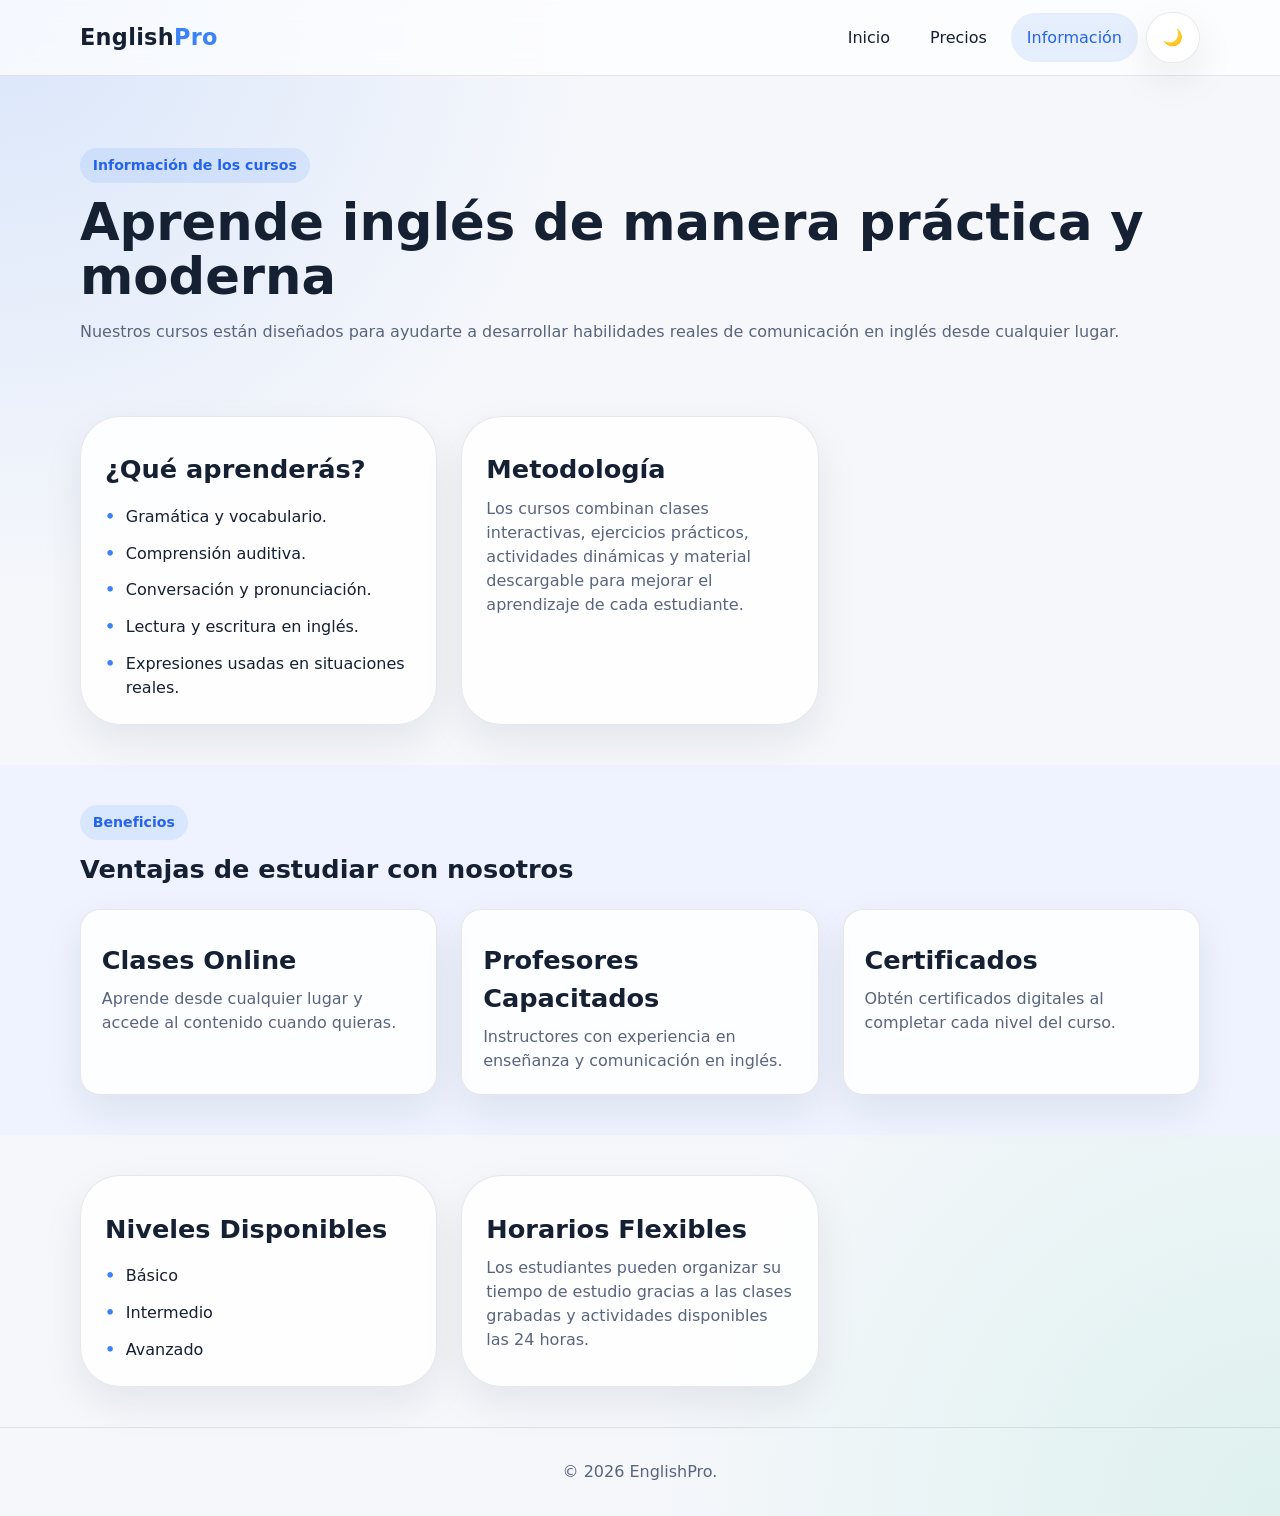
<file: Proyecto1P/info.html>
<!DOCTYPE html>
<html lang="es">
<head>
  <meta charset="UTF-8">
  <meta name="viewport" content="width=device-width, initial-scale=1.0">
  <meta name="description" content="Información y créditos del proyecto EnglishPro.">
  <title>EnglishPro | Información</title>
  <link rel="stylesheet" href="CSS/normalice.css">
  <link rel="stylesheet" href="CSS/styles.css">
</head>
<body>
  <header class="site-header">
    <div class="container header__bar">
      <a class="logo" href="index.html">English<span>Pro</span></a>

      <button class="nav-toggle" id="navToggle" aria-label="Abrir menú" aria-expanded="false">
        <span></span>
        <span></span>
        <span></span>
      </button>

      <nav class="nav" id="navMenu">
        <a class="nav__link" href="index.html">Inicio</a>
        <a class="nav__link" href="precios.html">Precios</a>
        <a class="nav__link active" href="info.html">Información</a>
        <button class="theme-btn" id="themeBtn" type="button" aria-label="Cambiar tema">🌙</button>
      </nav>
    </div>
  </header>

  <main>

  <section class="page-hero">
    <div class="container">
      <span class="badge">Información de los cursos</span>
      <h1>Aprende inglés de manera práctica y moderna</h1>
      <p>
        Nuestros cursos están diseñados para ayudarte a desarrollar habilidades
        reales de comunicación en inglés desde cualquier lugar.
      </p>
    </div>
  </section>

  <section class="section">
    <div class="container two-col">

      <article class="content-box">
        <h2>¿Qué aprenderás?</h2>

        <ul class="list">
          <li>Gramática y vocabulario.</li>
          <li>Comprensión auditiva.</li>
          <li>Conversación y pronunciación.</li>
          <li>Lectura y escritura en inglés.</li>
          <li>Expresiones usadas en situaciones reales.</li>
        </ul>
      </article>

      <article class="content-box">
        <h2>Metodología</h2>

        <p>
          Los cursos combinan clases interactivas, ejercicios prácticos,
          actividades dinámicas y material descargable para mejorar el
          aprendizaje de cada estudiante.
        </p>
      </article>

    </div>
  </section>

  <section class="section section--alt">
    <div class="container">

      <div class="section__head">
        <span class="section__tag">Beneficios</span>
        <h2>Ventajas de estudiar con nosotros</h2>
      </div>

      <div class="timeline">

        <article class="timeline__item">
          <h3>Clases Online</h3>
          <p>
            Aprende desde cualquier lugar y accede al contenido cuando quieras.
          </p>
        </article>

        <article class="timeline__item">
          <h3>Profesores Capacitados</h3>
          <p>
            Instructores con experiencia en enseñanza y comunicación en inglés.
          </p>
        </article>

        <article class="timeline__item">
          <h3>Certificados</h3>
          <p>
            Obtén certificados digitales al completar cada nivel del curso.
          </p>
        </article>

      </div>

    </div>
  </section>

  <section class="section">
    <div class="container two-col">

      <article class="content-box">
        <h2>Niveles Disponibles</h2>

        <ul class="list">
          <li>Básico</li>
          <li>Intermedio</li>
          <li>Avanzado</li>
        </ul>
      </article>

      <article class="content-box">
        <h2>Horarios Flexibles</h2>

        <p>
          Los estudiantes pueden organizar su tiempo de estudio gracias a las
          clases grabadas y actividades disponibles las 24 horas.
        </p>
      </article>

    </div>
  </section>

</main>

  <footer class="site-footer">
    <div class="container footer__grid">
      <p>© 2026 EnglishPro.</p>
    </div>
  </footer>
<Script src="JS/scripts.js"></Script>
</body>
</html>
</file>
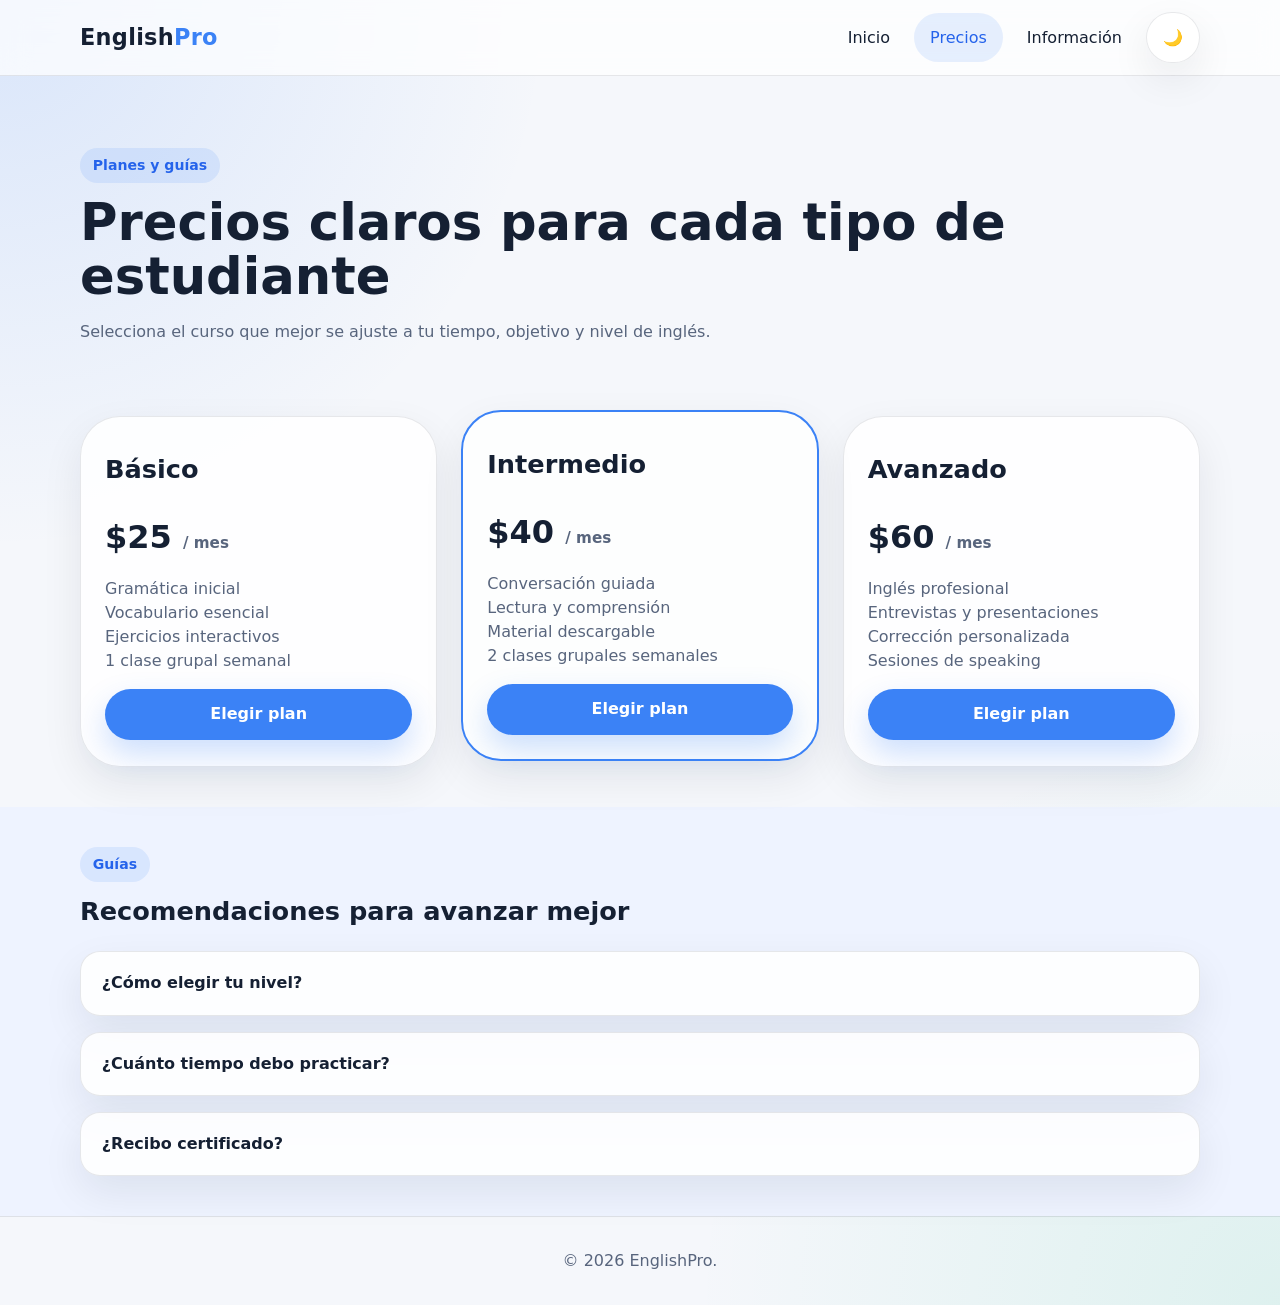
<file: Proyecto1P/precios.html>
<!DOCTYPE html>
<html lang="es">
<head>
  <meta charset="UTF-8">
  <meta name="viewport" content="width=device-width, initial-scale=1.0">
  <meta name="description" content="Precios y planes de cursos online de inglés.">
  <title>EnglishPro | Precios</title>
  <link rel="stylesheet" href="CSS/normalice.css">
  <link rel="stylesheet" href="CSS/styles.css">
</head>
<body>
  <header class="site-header">
    <div class="container header__bar">
      <a class="logo" href="index.html">English<span>Pro</span></a>

      <button class="nav-toggle" id="navToggle" aria-label="Abrir menú" aria-expanded="false">
        <span></span>
        <span></span>
        <span></span>
      </button>

      <nav class="nav" id="navMenu">
        <a class="nav__link" href="index.html">Inicio</a>
        <a class="nav__link active" href="precios.html">Precios</a>
        <a class="nav__link" href="info.html">Información</a>
        <button class="theme-btn" id="themeBtn" type="button" aria-label="Cambiar tema">🌙</button>
      </nav>
    </div>
  </header>

  <main>
    <section class="page-hero">
      <div class="container">
        <span class="badge">Planes y guías</span>
        <h1>Precios claros para cada tipo de estudiante</h1>
        <p>Selecciona el curso que mejor se ajuste a tu tiempo, objetivo y nivel de inglés.</p>
      </div>
    </section>

    <section class="section">
      <div class="container pricing-grid">
        <article class="pricing-card">
          <h2>Básico</h2>
          <p class="price">$25 <span>/ mes</span></p>
          <ul>
            <li>Gramática inicial</li>
            <li>Vocabulario esencial</li>
            <li>Ejercicios interactivos</li>
            <li>1 clase grupal semanal</li>
          </ul>
          <a class="btn btn--primary" href="index.html#contact">Elegir plan</a>
        </article>

        <article class="pricing-card pricing-card--featured">
          <h2>Intermedio</h2>
          <p class="price">$40 <span>/ mes</span></p>
          <ul>
            <li>Conversación guiada</li>
            <li>Lectura y comprensión</li>
            <li>Material descargable</li>
            <li>2 clases grupales semanales</li>
          </ul>
          <a class="btn btn--primary" href="index.html#contact">Elegir plan</a>
        </article>

        <article class="pricing-card">
          <h2>Avanzado</h2>
          <p class="price">$60 <span>/ mes</span></p>
          <ul>
            <li>Inglés profesional</li>
            <li>Entrevistas y presentaciones</li>
            <li>Corrección personalizada</li>
            <li>Sesiones de speaking</li>
          </ul>
          <a class="btn btn--primary" href="index.html#contact">Elegir plan</a>
        </article>
      </div>
    </section>

    <section class="section section--alt">
      <div class="container">
        <div class="section__head">
          <span class="section__tag">Guías</span>
          <h2>Recomendaciones para avanzar mejor</h2>
        </div>

        <div class="accordion">
          <article class="accordion__item">
            <button class="accordion__trigger" type="button">¿Cómo elegir tu nivel?</button>
            <div class="accordion__content">
              <p>Si apenas conoces palabras básicas, inicia con Básico. Si puedes formar frases sencillas, elige Intermedio. Si ya mantienes conversaciones, Avanzado es el indicado.</p>
            </div>
          </article>

          <article class="accordion__item">
            <button class="accordion__trigger" type="button">¿Cuánto tiempo debo practicar?</button>
            <div class="accordion__content">
              <p>Lo ideal es practicar al menos 20 a 30 minutos diarios para mejorar vocabulario, escucha y pronunciación de forma constante.</p>
            </div>
          </article>

          <article class="accordion__item">
            <button class="accordion__trigger" type="button">¿Recibo certificado?</button>
            <div class="accordion__content">
              <p>Sí, cada estudiante recibe un certificado digital al terminar su curso y completar las actividades principales.</p>
            </div>
          </article>
        </div>
      </div>
    </section>
  </main>

  <footer class="site-footer">
    <div class="container footer__grid">
      <p>© 2026 EnglishPro.</p>
    </div>
  </footer>
<Script src="JS/scripts.js"></Script>
</body>
</html>
</file>
<file: Dog-Animation-CSS/style.css>
*,
*:before,
*:after {
  box-sizing: border-box;
  position: relative;
}

html,
body {
  background-repeat: no-repeat;
  background-size: contain;
  background-position: center center;
  display: flex;
  flex-direction: column;
  justify-content: center;
  align-items: center;
  background-color: #4F8EDB;
  width: 100%;
  height: 100%;
  margin: 0;
  padding: 0;
}

@-webkit-keyframes head {
  0% {
    transform: rotate(0);
  }

  6.6666666667% {
    transform: rotate(0);
  }

  20% {
    transform: rotate(-14deg);
  }

  40% {
    transform: rotate(-7deg);
  }

  46.6666666667% {
    transform: rotate(-14deg);
  }

  60% {
    transform: rotate(-7deg);
  }

  73.3333333333% {
    transform: rotate(0);
  }

  80% {
    transform: rotate(0);
  }
}

@keyframes head {
  0% {
    transform: rotate(0);
  }

  6.6666666667% {
    transform: rotate(0);
  }

  20% {
    transform: rotate(-14deg);
  }

  40% {
    transform: rotate(-7deg);
  }

  46.6666666667% {
    transform: rotate(-14deg);
  }

  60% {
    transform: rotate(-7deg);
  }

  73.3333333333% {
    transform: rotate(0);
  }

  80% {
    transform: rotate(0);
  }
}

@-webkit-keyframes mouth {
  0% {
    transform: translateX(0);
  }

  6.6666666667% {
    transform: translateX(0);
  }

  13.3333333333% {
    transform: translateX(35%);
  }

  20% {
    transform: translateX(35%);
  }

  26.6666666667% {
    transform: translateX(35%);
  }

  33.3333333333% {
    transform: translateX(0) translateY(-5%);
  }
}

@keyframes mouth {
  0% {
    transform: translateX(0);
  }

  6.6666666667% {
    transform: translateX(0);
  }

  13.3333333333% {
    transform: translateX(35%);
  }

  20% {
    transform: translateX(35%);
  }

  26.6666666667% {
    transform: translateX(35%);
  }

  33.3333333333% {
    transform: translateX(0) translateY(-5%);
  }
}

@-webkit-keyframes nose {
  0% {
    transform: translate(0);
  }

  6.6666666667% {
    transform: translate(0);
  }

  13.3333333333% {
    transform: translateX(100%);
  }

  26.6666666667% {
    transform: translateX(100%);
  }

  33.3333333333% {
    transform: translateX(0) translateY(-15%);
  }
}

@keyframes nose {
  0% {
    transform: translate(0);
  }

  6.6666666667% {
    transform: translate(0);
  }

  13.3333333333% {
    transform: translateX(100%);
  }

  26.6666666667% {
    transform: translateX(100%);
  }

  33.3333333333% {
    transform: translateX(0) translateY(-15%);
  }
}

@-webkit-keyframes body {
  0% {
    transform: translate(0);
  }

  6.6666666667% {
    transform: translateY(3%);
  }

  13.3333333333% {
    transform: translate(0);
  }

  20% {
    transform: translate(0);
  }

  26.6666666667% {
    transform: translateY(2%);
  }

  33.3333333333% {
    transform: translateY(0);
  }
}

@keyframes body {
  0% {
    transform: translate(0);
  }

  6.6666666667% {
    transform: translateY(3%);
  }

  13.3333333333% {
    transform: translate(0);
  }

  20% {
    transform: translate(0);
  }

  26.6666666667% {
    transform: translateY(2%);
  }

  33.3333333333% {
    transform: translateY(0);
  }
}

@-webkit-keyframes mane {
  0% {
    transform: translate(0);
  }

  6.6666666667% {
    transform: translateY(5%);
  }

  13.3333333333% {
    transform: translate(0);
  }

  20% {
    transform: translate(0);
  }

  26.6666666667% {
    transform: translateY(3%);
  }

  33.3333333333% {
    transform: translateY(0);
  }
}

@keyframes mane {
  0% {
    transform: translate(0);
  }

  6.6666666667% {
    transform: translateY(5%);
  }

  13.3333333333% {
    transform: translate(0);
  }

  20% {
    transform: translate(0);
  }

  26.6666666667% {
    transform: translateY(3%);
  }

  33.3333333333% {
    transform: translateY(0);
  }
}

@-webkit-keyframes face {
  0% {
    transform: translate(0);
  }

  6.6666666667% {
    transform: translate(0);
  }

  13.3333333333% {
    transform: translateX(15%);
  }

  20% {
    transform: translateX(15%) translateY(0);
  }

  26.6666666667% {
    transform: translateX(15%) translateY(0);
  }

  33.3333333333% {
    transform: translateX(0) translateY(-15%);
  }

  40% {
    transform: translateX(0) translateY(-15%);
  }

  46.6666666667% {
    transform: translateX(0) translateY(0);
  }
}

@keyframes face {
  0% {
    transform: translate(0);
  }

  6.6666666667% {
    transform: translate(0);
  }

  13.3333333333% {
    transform: translateX(15%);
  }

  20% {
    transform: translateX(15%) translateY(0);
  }

  26.6666666667% {
    transform: translateX(15%) translateY(0);
  }

  33.3333333333% {
    transform: translateX(0) translateY(-15%);
  }

  40% {
    transform: translateX(0) translateY(-15%);
  }

  46.6666666667% {
    transform: translateX(0) translateY(0);
  }
}

@-webkit-keyframes left-eye {
  2.6666666667% {
    transform: scaleY(1);
  }

  3.3333333333% {
    transform: scaleY(0.3);
  }

  4% {
    transform: scaleY(1);
  }

  6.6666666667% {
    transform: translateX(0);
  }

  9.3333333333% {
    transform: scaleY(1) translateX(75%);
  }

  10% {
    transform: scaleY(0.3) translateX(75%);
  }

  10.6666666667% {
    transform: scaleY(1) translateX(75%);
  }

  13.3333333333% {
    transform: translateX(150%);
  }

  22% {
    transform: scaleY(1) translateX(150%);
  }

  22.6666666667% {
    transform: scaleY(0.3) translateX(150%);
  }

  23.3333333333% {
    transform: scaleY(1) translateX(150%);
  }

  25.3333333333% {
    transform: scaleY(1) translateX(150%);
  }

  26% {
    transform: scaleY(0.3) translateX(150%);
  }

  26.6666666667% {
    transform: scaleY(1) translateX(150%);
  }

  33.3333333333% {
    transform: translateX(0) translateY(-170%);
  }

  36% {
    transform: scaleY(1) translateY(-170%);
  }

  36.6666666667% {
    transform: scaleY(0.3) translateY(-170%);
  }

  37.3333333333% {
    transform: scaleY(1) translateY(-170%);
  }

  38% {
    transform: scaleY(1) translateY(-170%);
  }

  38.6666666667% {
    transform: scaleY(0.3) translateY(-170%);
  }

  39.3333333333% {
    transform: scaleY(1) translateY(-170%);
  }

  53.3333333333% {
    transform: translateY(0);
  }

  65.3333333333% {
    transform: scaleY(1) translateY(0);
  }

  66% {
    transform: scaleY(0.3) translateY(0);
  }

  66.6666666667% {
    transform: scaleY(1) translateY(0);
  }

  70% {
    transform: scaleY(1) translateY(0);
  }

  70.6666666667% {
    transform: scaleY(0.3) translateY(0);
  }

  71.3333333333% {
    transform: scaleY(1) translateY(0);
  }
}

@keyframes left-eye {
  2.6666666667% {
    transform: scaleY(1);
  }

  3.3333333333% {
    transform: scaleY(0.3);
  }

  4% {
    transform: scaleY(1);
  }

  6.6666666667% {
    transform: translateX(0);
  }

  9.3333333333% {
    transform: scaleY(1) translateX(75%);
  }

  10% {
    transform: scaleY(0.3) translateX(75%);
  }

  10.6666666667% {
    transform: scaleY(1) translateX(75%);
  }

  13.3333333333% {
    transform: translateX(150%);
  }

  22% {
    transform: scaleY(1) translateX(150%);
  }

  22.6666666667% {
    transform: scaleY(0.3) translateX(150%);
  }

  23.3333333333% {
    transform: scaleY(1) translateX(150%);
  }

  25.3333333333% {
    transform: scaleY(1) translateX(150%);
  }

  26% {
    transform: scaleY(0.3) translateX(150%);
  }

  26.6666666667% {
    transform: scaleY(1) translateX(150%);
  }

  33.3333333333% {
    transform: translateX(0) translateY(-170%);
  }

  36% {
    transform: scaleY(1) translateY(-170%);
  }

  36.6666666667% {
    transform: scaleY(0.3) translateY(-170%);
  }

  37.3333333333% {
    transform: scaleY(1) translateY(-170%);
  }

  38% {
    transform: scaleY(1) translateY(-170%);
  }

  38.6666666667% {
    transform: scaleY(0.3) translateY(-170%);
  }

  39.3333333333% {
    transform: scaleY(1) translateY(-170%);
  }

  53.3333333333% {
    transform: translateY(0);
  }

  65.3333333333% {
    transform: scaleY(1) translateY(0);
  }

  66% {
    transform: scaleY(0.3) translateY(0);
  }

  66.6666666667% {
    transform: scaleY(1) translateY(0);
  }

  70% {
    transform: scaleY(1) translateY(0);
  }

  70.6666666667% {
    transform: scaleY(0.3) translateY(0);
  }

  71.3333333333% {
    transform: scaleY(1) translateY(0);
  }
}

@-webkit-keyframes right-eye {
  2.6666666667% {
    transform: scaleY(1);
  }

  3.3333333333% {
    transform: scaleY(0.3);
  }

  4% {
    transform: scaleY(1);
  }

  6.6666666667% {
    transform: translateX(0);
  }

  9.3333333333% {
    transform: scaleY(1) translateX(75%);
  }

  10% {
    transform: scaleY(0.3) translateX(75%);
  }

  10.6666666667% {
    transform: scaleY(1) translateX(75%);
  }

  13.3333333333% {
    transform: translateX(150%);
  }

  22% {
    transform: scaleY(1) translateX(150%);
  }

  22.6666666667% {
    transform: scaleY(0.3) translateX(150%);
  }

  23.3333333333% {
    transform: scaleY(1) translateX(150%);
  }

  25.3333333333% {
    transform: scaleY(1) translateX(150%);
  }

  26% {
    transform: scaleY(0.3) translateX(150%);
  }

  26.6666666667% {
    transform: scaleY(1) translateX(150%);
  }

  33.3333333333% {
    transform: translateX(0) translateY(-170%);
  }

  36% {
    transform: scaleY(1) translateY(-170%);
  }

  36.6666666667% {
    transform: scaleY(0.3) translateY(-170%);
  }

  37.3333333333% {
    transform: scaleY(1) translateY(-170%);
  }

  38% {
    transform: scaleY(1) translateY(-170%);
  }

  38.6666666667% {
    transform: scaleY(0.3) translateY(-170%);
  }

  39.3333333333% {
    transform: scaleY(1) translateY(-170%);
  }

  53.3333333333% {
    transform: translateY(0);
  }

  65.3333333333% {
    transform: scaleY(1) translateY(0);
  }

  66% {
    transform: scaleY(0.3) translateY(0);
  }

  66.6666666667% {
    transform: scaleY(1) translateY(0);
  }

  70% {
    transform: scaleY(1) translateY(0);
  }

  70.6666666667% {
    transform: scaleY(0.3) translateY(0);
  }

  71.3333333333% {
    transform: scaleY(1) translateY(0);
  }
}

@keyframes right-eye {
  2.6666666667% {
    transform: scaleY(1);
  }

  3.3333333333% {
    transform: scaleY(0.3);
  }

  4% {
    transform: scaleY(1);
  }

  6.6666666667% {
    transform: translateX(0);
  }

  9.3333333333% {
    transform: scaleY(1) translateX(75%);
  }

  10% {
    transform: scaleY(0.3) translateX(75%);
  }

  10.6666666667% {
    transform: scaleY(1) translateX(75%);
  }

  13.3333333333% {
    transform: translateX(150%);
  }

  22% {
    transform: scaleY(1) translateX(150%);
  }

  22.6666666667% {
    transform: scaleY(0.3) translateX(150%);
  }

  23.3333333333% {
    transform: scaleY(1) translateX(150%);
  }

  25.3333333333% {
    transform: scaleY(1) translateX(150%);
  }

  26% {
    transform: scaleY(0.3) translateX(150%);
  }

  26.6666666667% {
    transform: scaleY(1) translateX(150%);
  }

  33.3333333333% {
    transform: translateX(0) translateY(-170%);
  }

  36% {
    transform: scaleY(1) translateY(-170%);
  }

  36.6666666667% {
    transform: scaleY(0.3) translateY(-170%);
  }

  37.3333333333% {
    transform: scaleY(1) translateY(-170%);
  }

  38% {
    transform: scaleY(1) translateY(-170%);
  }

  38.6666666667% {
    transform: scaleY(0.3) translateY(-170%);
  }

  39.3333333333% {
    transform: scaleY(1) translateY(-170%);
  }

  53.3333333333% {
    transform: translateY(0);
  }

  65.3333333333% {
    transform: scaleY(1) translateY(0);
  }

  66% {
    transform: scaleY(0.3) translateY(0);
  }

  66.6666666667% {
    transform: scaleY(1) translateY(0);
  }

  70% {
    transform: scaleY(1) translateY(0);
  }

  70.6666666667% {
    transform: scaleY(0.3) translateY(0);
  }

  71.3333333333% {
    transform: scaleY(1) translateY(0);
  }
}

@-webkit-keyframes tongue {
  46.6666666667% {
    transform: translateY(0);
  }

  53.3333333333% {
    transform: translateY(100%) rotate(10deg);
  }

  73.3333333333% {
    transform: translateY(100%) rotate(10deg);
  }

  80% {
    transform: translateY(0);
  }
}

@keyframes tongue {
  46.6666666667% {
    transform: translateY(0);
  }

  53.3333333333% {
    transform: translateY(100%) rotate(10deg);
  }

  73.3333333333% {
    transform: translateY(100%) rotate(10deg);
  }

  80% {
    transform: translateY(0);
  }
}

@-webkit-keyframes mouth-cover-left {
  40% {
    transform: rotate(0);
  }

  60% {
    transform: rotate(90deg);
  }

  73.3333333333% {
    transform: rotate(90deg);
  }

  86.6666666667% {
    transform: rotate(0);
  }
}

@keyframes mouth-cover-left {
  40% {
    transform: rotate(0);
  }

  60% {
    transform: rotate(90deg);
  }

  73.3333333333% {
    transform: rotate(90deg);
  }

  86.6666666667% {
    transform: rotate(0);
  }
}

@-webkit-keyframes mouth-cover-right {
  40% {
    transform: rotate(0);
  }

  60% {
    transform: rotate(-90deg);
  }

  73.3333333333% {
    transform: rotate(-90deg);
  }

  86.6666666667% {
    transform: rotate(0);
  }
}

@keyframes mouth-cover-right {
  40% {
    transform: rotate(0);
  }

  60% {
    transform: rotate(-90deg);
  }

  73.3333333333% {
    transform: rotate(-90deg);
  }

  86.6666666667% {
    transform: rotate(0);
  }
}

@-webkit-keyframes tail {
  6.6666666667% {
    transform: rotate(0);
  }

  10% {
    transform: rotate(30deg);
  }

  13.3333333333% {
    transform: rotate(0);
  }

  20% {
    transform: rotate(0);
  }

  26.6666666667% {
    transform: rotate(30deg);
  }

  46.6666666667% {
    transform: rotate(30deg);
  }

  48.3333333333% {
    transform: rotate(0);
  }

  50% {
    transform: rotate(28deg);
  }

  50.8333333333% {
    transform: rotate(0);
  }

  51.6666666667% {
    transform: rotate(28deg);
  }

  52.5% {
    transform: rotate(0);
  }

  53.3333333333% {
    transform: rotate(28deg);
  }

  54.1666666667% {
    transform: rotate(0);
  }

  55% {
    transform: rotate(28deg);
  }

  55.8333333333% {
    transform: rotate(0);
  }

  56.6666666667% {
    transform: rotate(28deg);
  }

  57.5% {
    transform: rotate(0);
  }

  58.3333333333% {
    transform: rotate(28deg);
  }

  59.1666666667% {
    transform: rotate(0);
  }

  60% {
    transform: rotate(28deg);
  }

  60.8333333333% {
    transform: rotate(0);
  }

  61.6666666667% {
    transform: rotate(28deg);
  }

  62.5% {
    transform: rotate(0);
  }

  63.3333333333% {
    transform: rotate(28deg);
  }

  64.1666666667% {
    transform: rotate(0);
  }

  65% {
    transform: rotate(28deg);
  }

  65.8333333333% {
    transform: rotate(0);
  }

  66.6666666667% {
    transform: rotate(28deg);
  }

  67.5% {
    transform: rotate(0);
  }

  68.3333333333% {
    transform: rotate(28deg);
  }

  69.1666666667% {
    transform: rotate(0);
  }

  70% {
    transform: rotate(28deg);
  }

  70.8333333333% {
    transform: rotate(0);
  }

  71.6666666667% {
    transform: rotate(28deg);
  }

  72.5% {
    transform: rotate(0);
  }
}

@keyframes tail {
  6.6666666667% {
    transform: rotate(0);
  }

  10% {
    transform: rotate(30deg);
  }

  13.3333333333% {
    transform: rotate(0);
  }

  20% {
    transform: rotate(0);
  }

  26.6666666667% {
    transform: rotate(30deg);
  }

  46.6666666667% {
    transform: rotate(30deg);
  }

  48.3333333333% {
    transform: rotate(0);
  }

  50% {
    transform: rotate(28deg);
  }

  50.8333333333% {
    transform: rotate(0);
  }

  51.6666666667% {
    transform: rotate(28deg);
  }

  52.5% {
    transform: rotate(0);
  }

  53.3333333333% {
    transform: rotate(28deg);
  }

  54.1666666667% {
    transform: rotate(0);
  }

  55% {
    transform: rotate(28deg);
  }

  55.8333333333% {
    transform: rotate(0);
  }

  56.6666666667% {
    transform: rotate(28deg);
  }

  57.5% {
    transform: rotate(0);
  }

  58.3333333333% {
    transform: rotate(28deg);
  }

  59.1666666667% {
    transform: rotate(0);
  }

  60% {
    transform: rotate(28deg);
  }

  60.8333333333% {
    transform: rotate(0);
  }

  61.6666666667% {
    transform: rotate(28deg);
  }

  62.5% {
    transform: rotate(0);
  }

  63.3333333333% {
    transform: rotate(28deg);
  }

  64.1666666667% {
    transform: rotate(0);
  }

  65% {
    transform: rotate(28deg);
  }

  65.8333333333% {
    transform: rotate(0);
  }

  66.6666666667% {
    transform: rotate(28deg);
  }

  67.5% {
    transform: rotate(0);
  }

  68.3333333333% {
    transform: rotate(28deg);
  }

  69.1666666667% {
    transform: rotate(0);
  }

  70% {
    transform: rotate(28deg);
  }

  70.8333333333% {
    transform: rotate(0);
  }

  71.6666666667% {
    transform: rotate(28deg);
  }

  72.5% {
    transform: rotate(0);
  }
}

@-webkit-keyframes left-ear {
  0% {
    transform: rotate(6deg);
  }

  6.6666666667% {
    transform: rotate(6deg);
  }

  13.3333333333% {
    transform: rotate(15deg);
  }

  26.6666666667% {
    transform: rotate(15deg);
  }

  33.3333333333% {
    transform: rotate(30deg);
  }

  40% {
    transform: rotate(30deg);
  }

  46.6666666667% {
    transform: rotate(0deg);
  }

  53.3333333333% {
    transform: rotate(0deg);
  }

  60% {
    transform: rotate(15deg);
  }

  80% {
    transform: rotate(15deg);
  }

  93.3333333333% {
    transform: rotate(6deg);
  }

  100% {
    transform: rotateZ(6deg);
  }
}

@keyframes left-ear {
  0% {
    transform: rotate(6deg);
  }

  6.6666666667% {
    transform: rotate(6deg);
  }

  13.3333333333% {
    transform: rotate(15deg);
  }

  26.6666666667% {
    transform: rotate(15deg);
  }

  33.3333333333% {
    transform: rotate(30deg);
  }

  40% {
    transform: rotate(30deg);
  }

  46.6666666667% {
    transform: rotate(0deg);
  }

  53.3333333333% {
    transform: rotate(0deg);
  }

  60% {
    transform: rotate(15deg);
  }

  80% {
    transform: rotate(15deg);
  }

  93.3333333333% {
    transform: rotate(6deg);
  }

  100% {
    transform: rotateZ(6deg);
  }
}

@-webkit-keyframes right-ear {
  0% {
    transform: rotateZ(-16deg) rotateY(180deg);
  }

  6.6666666667% {
    transform: rotateZ(-16deg) rotateY(180deg);
  }

  13.3333333333% {
    transform: rotateZ(-19deg) rotateY(180deg);
  }

  26.6666666667% {
    transform: rotateZ(-19deg) rotateY(180deg);
  }

  33.3333333333% {
    transform: rotateZ(-30deg) rotateY(180deg);
  }

  36.6666666667% {
    transform: rotateZ(-19deg) rotateY(180deg);
  }

  37.3333333333% {
    transform: rotateZ(-30deg) rotateY(180deg);
  }

  38% {
    transform: rotateZ(-19deg) rotateY(180deg);
  }

  40% {
    transform: rotateZ(-19deg) rotateY(180deg);
  }

  40.6666666667% {
    transform: rotateZ(-30deg) rotateY(180deg);
  }

  41.3333333333% {
    transform: rotateZ(-19deg) rotateY(180deg);
  }

  46.6666666667% {
    transform: rotateZ(-9deg) rotateY(180deg);
  }

  53.3333333333% {
    transform: rotateZ(-9deg) rotateY(180deg);
  }

  60% {
    transform: rotateZ(-19deg) rotateY(180deg);
  }

  60.6666666667% {
    transform: rotateZ(-30deg) rotateY(180deg);
  }

  61.3333333333% {
    transform: rotateZ(-19deg) rotateY(180deg);
  }

  62.6666666667% {
    transform: rotateZ(-19deg) rotateY(180deg);
  }

  63.3333333333% {
    transform: rotateZ(-30deg) rotateY(180deg);
  }

  64% {
    transform: rotateZ(-19deg) rotateY(180deg);
  }

  80% {
    transform: rotateZ(-19deg) rotateY(180deg);
  }

  93.3333333333% {
    transform: rotateZ(-16deg) rotateY(180deg);
  }

  100% {
    transform: rotateZ(-16deg) rotateY(180deg);
  }
}

@keyframes right-ear {
  0% {
    transform: rotateZ(-16deg) rotateY(180deg);
  }

  6.6666666667% {
    transform: rotateZ(-16deg) rotateY(180deg);
  }

  13.3333333333% {
    transform: rotateZ(-19deg) rotateY(180deg);
  }

  26.6666666667% {
    transform: rotateZ(-19deg) rotateY(180deg);
  }

  33.3333333333% {
    transform: rotateZ(-30deg) rotateY(180deg);
  }

  36.6666666667% {
    transform: rotateZ(-19deg) rotateY(180deg);
  }

  37.3333333333% {
    transform: rotateZ(-30deg) rotateY(180deg);
  }

  38% {
    transform: rotateZ(-19deg) rotateY(180deg);
  }

  40% {
    transform: rotateZ(-19deg) rotateY(180deg);
  }

  40.6666666667% {
    transform: rotateZ(-30deg) rotateY(180deg);
  }

  41.3333333333% {
    transform: rotateZ(-19deg) rotateY(180deg);
  }

  46.6666666667% {
    transform: rotateZ(-9deg) rotateY(180deg);
  }

  53.3333333333% {
    transform: rotateZ(-9deg) rotateY(180deg);
  }

  60% {
    transform: rotateZ(-19deg) rotateY(180deg);
  }

  60.6666666667% {
    transform: rotateZ(-30deg) rotateY(180deg);
  }

  61.3333333333% {
    transform: rotateZ(-19deg) rotateY(180deg);
  }

  62.6666666667% {
    transform: rotateZ(-19deg) rotateY(180deg);
  }

  63.3333333333% {
    transform: rotateZ(-30deg) rotateY(180deg);
  }

  64% {
    transform: rotateZ(-19deg) rotateY(180deg);
  }

  80% {
    transform: rotateZ(-19deg) rotateY(180deg);
  }

  93.3333333333% {
    transform: rotateZ(-16deg) rotateY(180deg);
  }

  100% {
    transform: rotateZ(-16deg) rotateY(180deg);
  }
}

*,
*:before,
*:after {
  -webkit-animation-timing-function: cubic-bezier(0.645, 0.045, 0.355, 1) !important;
  animation-timing-function: cubic-bezier(0.645, 0.045, 0.355, 1) !important;
}

.husky {
  -webkit-animation: squiggly-anim 0.3s infinite;
  animation: squiggly-anim 0.3s infinite;
  height: 60vmin;
  width: 84vmin;
}

@media screen and (max-width: 400px) {
  .husky {
    -webkit-animation: none;
    animation: none;
  }
}

.husky:before {
  width: 90%;
  height: 0.5vmin;
  background: #30508F;
  border-radius: 0.5vmin;
  top: 100%;
  left: 5%;
  z-index: 2;
}

.husky:after {
  width: 100%;
  height: 10%;
  top: calc(100% + 0.5vmin);
  z-index: 3;
  background: #4F8EDB;
}

div:before,
div:after {
  content: "";
  display: block;
  position: absolute;
}

.head {
  -webkit-animation: head 12s none infinite;
  animation: head 12s none infinite;
  position: absolute;
  height: 45%;
  width: 58%;
  left: 34%;
  top: 5%;
  transform-origin: bottom center;
}

.head:before {
  background: #30508F;
  border-top-left-radius: 50% 40%;
  border-top-right-radius: 50% 40%;
  border-bottom-right-radius: 10% 60%;
  height: 100%;
  width: 100%;
}

.face {
  -webkit-animation: face 12s none infinite;
  animation: face 12s none infinite;
  position: absolute;
  width: 98%;
  height: 62%;
  top: 15%;
  left: 2%;
}

.face:before {
  z-index: 1;
  width: 94%;
  height: 70%;
  left: 3%;
  background-color: white;
  bottom: 5%;
  border-top-left-radius: 40% 50%;
  border-top-right-radius: 40% 50%;
  border-bottom-left-radius: 30% 50%;
  border-bottom-right-radius: 30% 40%;
}

.eye {
  -webkit-animation: eyes 12s none infinite;
  animation: eyes 12s none infinite;
  position: absolute;
  width: 30%;
  height: 40%;
  background-color: white;
  right: 45%;
  border-top-left-radius: 55% 50%;
  border-top-right-radius: 45% 50%;
  z-index: 2;
}

.eye:before {
  -webkit-animation: left-eye 12s none infinite;
  animation: left-eye 12s none infinite;
  height: 15%;
  width: 15%;
  border-radius: 100%;
  background: #343C60;
  top: 45%;
  left: 45%;
  transform-origin: center center;
}

.eye+.eye {
  z-index: 1;
  right: initial;
  left: 48%;
  border-top-right-radius: 55% 50%;
  border-top-left-radius: 45% 50%;
}

.nose {
  -webkit-animation: nose 12s none infinite;
  animation: nose 12s none infinite;
  z-index: 2;
  position: absolute;
  width: 20%;
  height: 20%;
  top: 29%;
  left: 42%;
}

.nose:after {
  background: #30508F;
  height: 100%;
  width: 100%;
  border-top-left-radius: 20% 20%;
  border-top-right-radius: 30% 20%;
  border-bottom-right-radius: 55% 80%;
  border-bottom-left-radius: 50% 80%;
}

.nose:before {
  height: 100%;
  width: 200%;
  background: white;
  top: 50%;
  left: -50%;
  z-index: -1;
  border-radius: 50%;
}

.ear {
  -webkit-animation: left-ear 12s both infinite;
  animation: left-ear 12s both infinite;
  position: absolute;
  top: 3%;
  left: -10%;
  width: 48%;
  height: 30%;
  border-bottom-left-radius: 100% 90%;
  border-top-left-radius: 10%;
  transform-origin: 80% center;
  overflow: hidden;
  background: #30508F;
}

.ear:before {
  width: 70%;
  height: 55%;
  border: 2px solid #30508F;
  background: #DE6465;
  top: 20%;
  left: 15%;
  transform-origin: top left;
  transform: skewX(30deg) rotate(-5deg);
}

.ear:after {
  width: 70%;
  height: 100%;
  border-top-left-radius: 100%;
  background: #30508F;
  left: 32%;
  transform-origin: top left;
  transform: rotate(-5deg);
}

.ear+.ear {
  -webkit-animation: right-ear 12s both infinite;
  animation: right-ear 12s both infinite;
  background-color: #343C60;
  left: 15%;
  top: 5%;
  z-index: -1;
  transform-origin: right center;
}

.ear+.ear:before {
  border-color: #343C60;
}

.ear+.ear:after {
  background: #343C60;
}

.mouth {
  z-index: 1;
  -webkit-animation: mouth 12s none infinite;
  animation: mouth 12s none infinite;
  position: absolute;
  width: 48%;
  height: 55%;
  bottom: -5%;
  left: 28%;
  overflow: hidden;
}

.mouth:before,
.mouth:after {
  -webkit-animation: mouth-cover-left 12s none infinite;
  animation: mouth-cover-left 12s none infinite;
  width: 28%;
  height: 100%;
  background: white;
  top: -50%;
  left: 0;
  z-index: 3;
  transform-origin: right top;
}

.mouth:after {
  -webkit-animation: mouth-cover-right 12s none infinite;
  animation: mouth-cover-right 12s none infinite;
  left: initial;
  right: 0;
  transform-origin: left top;
}

.lips {
  z-index: 2;
  height: 35%;
  width: 100%;
}

.lips:before,
.lips:after {
  background: white;
  width: calc(50% + 1.5px);
  border-color: #9EB6D7;
  border-width: 3px;
  border-style: solid;
  height: 100%;
  border-bottom-left-radius: 65% 100%;
  border-bottom-right-radius: 35% 50%;
  border-top-right-radius: 50%;
  border-right-color: transparent;
  border-top-color: transparent;
}

.lips:after {
  transform: rotateY(180deg);
  left: initial;
  right: 0;
}

.tongue {
  -webkit-animation: tongue 12s none infinite;
  animation: tongue 12s none infinite;
  position: absolute;
  height: 100%;
  width: 44%;
  background: #DE6465;
  left: 25%;
  bottom: 100%;
  z-index: 1;
  border-bottom-left-radius: 50% 20%;
  border-bottom-right-radius: 50% 20%;
}

.body {
  -webkit-animation: body 12s none infinite;
  animation: body 12s none infinite;
  width: 45%;
  height: 100%;
  position: absolute;
  left: 25%;
}

.torso {
  position: absolute;
  height: 55%;
  width: 100%;
  bottom: 0;
}

.torso:before {
  background: #30508F;
  height: 100%;
  width: 50%;
  transform: translateX(-20%) skewX(-30deg);
  transform-origin: left bottom;
  border-radius: 0 30% 0 60%;
}

.torso:after {
  background: #30508F;
  height: 100%;
  width: 60%;
  top: 0;
  right: 0;
  border-radius: 10% 40% 60% 0;
}

.mane {
  -webkit-animation: mane 12s none infinite;
  animation: mane 12s none infinite;
  z-index: 2;
  position: absolute;
  width: 31.5%;
  height: 30%;
  top: 44%;
  left: 37%;
}

.mane:before {
  background: white;
  height: 40%;
  width: 100%;
  border-top-left-radius: 10% 50%;
  border-top-right-radius: 20% 100%;
  border-bottom-left-radius: 10% 50%;
}

.mane:after {
  background: white;
  top: 25%;
  height: 76%;
  width: 30%;
  right: 23%;
  border-top-right-radius: 100% 80%;
  transform: rotate(47deg);
  transform-origin: bottom right;
}

.coat {
  position: absolute;
  width: 50%;
  height: 50%;
  background: white;
  transform-origin: bottom right;
  left: 10%;
  top: 21%;
  transform: rotate(25deg) skewX(-30deg);
}

.legs {
  background-color: #30508F;
  position: absolute;
  height: 30%;
  width: 42%;
  left: 23%;
  bottom: 0;
  border-top-left-radius: 20% 37%;
  border-bottom-left-radius: 10% 37%;
  border-top-right-radius: 50%;
  z-index: 1;
}

.front-legs {
  position: absolute;
  width: 55%;
  height: 117%;
  bottom: 0;
  right: -12%;
}

.front-legs:before {
  width: 4%;
  height: 6%;
  background: transparent;
  bottom: 0;
  left: 47%;
  box-shadow: -1.3vmin 0 0 #9EB6D7, -2.8vmin 0 0 #9EB6D7, 1.3vmin 0 0 #4F8EDB, 2.8vmin 0 0 #4F8EDB;
  z-index: 2;
}

.front-legs>.leg {
  width: 51%;
  height: 100%;
  position: absolute;
  bottom: 0;
  right: 50%;
  overflow: hidden;
}

.front-legs>.leg:before {
  background: #C8DAF2;
  height: 100%;
  width: 100%;
  transform: skewY(-30deg) skewX(10deg);
  transform-origin: top right;
}

.front-legs>.leg+.leg {
  right: 0;
  transform: rotateY(180deg);
}

.front-legs>.leg+.leg:before {
  background: #9EB6D7;
}

.hind-leg {
  position: absolute;
  background: #9EB6D7;
  width: 35%;
  height: 25%;
  border-top-left-radius: 35% 100%;
  border-top-right-radius: 40% 100%;
  bottom: 0%;
  right: 45%;
}

.hind-leg:before {
  width: 6%;
  height: 20%;
  background: transparent;
  bottom: 0;
  left: 70%;
  box-shadow: -0.8vmin 0 0 #4F8EDB, 0.8vmin 0 0 #4F8EDB;
}

.tail {
  position: absolute;
  width: 15%;
  height: 6%;
  bottom: 0;
  right: 72%;
  background: #343C60;
  z-index: 0;
}

.tail>.tail {
  -webkit-animation: tail 12s none infinite;
  animation: tail 12s none infinite;
  height: 100%;
  width: 4vmin;
  right: 26%;
  transform-origin: center right;
  border-top-left-radius: 50% 50%;
  border-bottom-left-radius: 50% 50%;
  transform: rotate(26deg);
  transform: rotate(0deg);
}

.husky>.tail {
  border-top-left-radius: 10% 50%;
  border-bottom-left-radius: 10% 50%;
}

.husky>.tail>.tail {
  right: 88%;
}

@-webkit-keyframes squiggly-anim {
  0% {
    filter: url("#squiggly-0");
  }

  25% {
    filter: url("#squiggly-1");
  }

  50% {
    filter: url("#squiggly-2");
  }

  75% {
    filter: url("#squiggly-3");
  }

  100% {
    filter: url("#squiggly-4");
  }
}

@keyframes squiggly-anim {
  0% {
    filter: url("#squiggly-0");
  }

  25% {
    filter: url("#squiggly-1");
  }

  50% {
    filter: url("#squiggly-2");
  }

  75% {
    filter: url("#squiggly-3");
  }

  100% {
    filter: url("#squiggly-4");
  }
}
</file>
<file: Dragon-Cursor/style.css>
body,
html {
	position: absolute;
	margin: 0;
	padding: 0;
	width: 100%;
	height: 100%;
	overflow: hidden;
	background: rgb(60, 97, 153);
	touch-action: none;
}

svg {
	position: absolute;
	width: 100%;
	height: 100%;
	background: #c9c9c9;
	cursor: pointer;
	filter: sepia(20%);
}
</file>
<file: Proyecto1P/CSS/styles.css>
:root {
  --bg: #f5f7fb;
  --bg-alt: #eef3ff;
  --surface: rgba(255, 255, 255, 0.85);
  --text: #152033;
  --muted: #58657d;
  --primary: #3b82f6;
  --primary-dark: #2563eb;
  --border: rgba(21, 32, 51, 0.1);
  --shadow: 0 16px 40px rgba(17, 24, 39, 0.08);
  --radius: 40px;
  --header-h: 76px;
}

body.dark {
  --bg: #0f172a;
  --bg-alt: #111c33;
  --surface: rgba(15, 23, 42, 0.9);
  --text: #e5eefc;
  --muted: #a8b3c7;
  --primary: #60a5fa;
  --primary-dark: #3b82f6;
  --border: rgba(255, 255, 255, 0.1);
  --shadow: 0 16px 40px rgba(0, 0, 0, 0.35);
}

body {
  min-height: 100vh;
  background:
    radial-gradient(circle at top left, rgba(59, 130, 246, 0.15), transparent 30%),
    radial-gradient(circle at bottom right, rgba(16, 185, 129, 0.1), transparent 32%),
    var(--bg);
  color: var(--text);
  font-family: Inter, system-ui, -apple-system, BlinkMacSystemFont, "Segoe UI", sans-serif;
  padding-top: var(--header-h);
}

.container {
  width: min(1120px, calc(100% - 2rem));
  margin: 0 auto;
}

.site-header {
  position: fixed;
  inset: 0 0 auto 0;
  height: var(--header-h);
  z-index: 1000;
  backdrop-filter: blur(14px);
  background: rgba(255, 255, 255, 0.72);
  border-bottom: 1px solid var(--border);
}

body.dark .site-header {
  background: rgba(15, 23, 42, 0.78);
}

.header__bar {
  height: 100%;
  display: flex;
  align-items: center;
  justify-content: space-between;
  gap: 1rem;
}

.logo {
  font-size: 1.4rem;
  font-weight: 800;
  letter-spacing: 0.3px;
}

.logo span {
  color: var(--primary);
}

.nav {
  display: flex;
  align-items: center;
  gap: 0.5rem;
}

.nav__link,
.theme-btn {
  padding: 0.8rem 1rem;
  border-radius: 999px;
  transition: 0.25s ease;
}

.nav__link:hover,
.nav__link.active {
  background: rgba(59, 130, 246, 0.12);
  color: var(--primary-dark);
}

.theme-btn {
  background: var(--surface);
  border: 1px solid var(--border);
  box-shadow: var(--shadow);
}

.nav-toggle {
  display: none;
  width: 48px;
  height: 48px;
  border-radius: 14px;
  border: 1px solid var(--border);
  background: var(--surface);
  box-shadow: var(--shadow);
}

.nav-toggle span {
  display: block;
  width: 22px;
  height: 2px;
  margin: 4px auto;
  background: var(--text);
  border-radius: 999px;
}

.hero,
.page-hero {
  padding: 4.5rem 0 2rem;
}

.hero__grid,
.contact-grid,
.two-col,
.pricing-grid,
.cards-grid,
.footer__grid,
.timeline {
  display: grid;
  gap: 1.5rem;
}

.hero__grid {
  grid-template-columns: 1.4fr 1fr;
  align-items: stretch;
}

.hero__content,
.hero__card,
.content-box,
.pricing-card,
.info-card,
.contact-form {
  background: var(--surface);
  border: 1px solid var(--border);
  border-radius: var(--radius);
  box-shadow: var(--shadow);
}

select option {
  background-color: #ffffff;
  color: #152033;
}

body.dark select option {
  background-color: #0f172a;
  color: #e5eefc;
}

.hero__content,
.hero__card {
  padding: 2rem;
}

.hero h1,
.page-hero h1 {
  font-size: clamp(2rem, 4vw, 4rem);
  line-height: 1.05;
  margin: 0.8rem 0 1rem;
}

.hero p,
.page-hero p,
.content-box p,
.info-card p,
.timeline__item p,
.pricing-card li,
.features li {
  color: var(--muted);
}

.badge,
.section__tag {
  display: inline-flex;
  padding: 0.45rem 0.8rem;
  border-radius: 999px;
  background: rgba(59, 130, 246, 0.12);
  color: var(--primary-dark);
  font-weight: 700;
  font-size: 0.88rem;
}

.hero__actions {
  display: flex;
  flex-wrap: wrap;
  gap: 0.8rem;
  margin-top: 1.5rem;
}

.btn {
  display: inline-flex;
  align-items: center;
  justify-content: center;
  min-height: 48px;
  padding: 0.85rem 1.2rem;
  border-radius: 999px;
  font-weight: 700;
  transition: 0.25s ease;
}

.btn--primary {
  background: var(--primary);
  color: white;
  box-shadow: 0 14px 30px rgba(59, 130, 246, 0.25);
}

.btn--primary:hover {
  transform: translateY(-2px);
  background: var(--primary-dark);
}

.btn--ghost {
  border: 1px solid var(--border);
  background: var(--surface);
}

.btn--full {
  width: 100%;
}

.features,
.list {
  display: grid;
  gap: 0.8rem;
  margin-top: 1rem;
}

.features li,
.list li {
  position: relative;
  padding-left: 1.3rem;
}

.features li::before,
.list li::before {
  content: "•";
  position: absolute;
  left: 0;
  color: var(--primary);
  font-weight: 900;
}

.section {
  padding: 2.5rem 0;
}

.section--alt {
  background: var(--bg-alt);
}

.section__head {
  margin-bottom: 1.3rem;
}

.section__head h2,
.content-box h2,
.pricing-card h2,
.timeline__item h3,
.info-card h3 {
  font-size: clamp(1.3rem, 2vw, 2rem);
  margin-top: 0.6rem;
  margin-bottom: 0.5rem;
}

.slideshow {
  display: grid;
  grid-template-columns: auto 1fr auto;
  gap: 1rem;
  align-items: center;
}

.slideshow__viewport {
  position: relative;
  min-height: 360px;
  overflow: hidden;
  border-radius: var(--radius);
  background: rgba(0, 0, 0, 0.05);
  border: 1px solid var(--border);
  box-shadow: var(--shadow);
}

.slideshow__img {
  position: absolute;
  inset: 0;
  width: 100%;
  height: 100%;
  object-fit: cover, contain;
  opacity: 0;
  transition: opacity 0.45s ease;
}

.slideshow__img.active {
  opacity: 1;
}

.slideshow__btn {
  width: 48px;
  height: 48px;
  border-radius: 50%;
  background: var(--surface);
  border: 1px solid var(--border);
  box-shadow: var(--shadow);
  font-size: 1.7rem;
  color: var(--text);
}

.dots {
  display: flex;
  justify-content: center;
  gap: 0.5rem;
  margin-top: 1rem;
}

.dot {
  width: 12px;
  height: 12px;
  border-radius: 999px;
  background: rgba(148, 163, 184, 0.5);
}

.dot.active {
  width: 32px;
  background: var(--primary);
}

.cards-grid,
.pricing-grid,
.two-col {
  grid-template-columns: repeat(3, minmax(0, 1fr));
}

.contact-grid {
  grid-template-columns: 0.85fr 1.15fr;
  align-items: start;
}

.contact-form,
.content-box,
.pricing-card,
.info-card {
  padding: 1.5rem;
}

.form-group {
  display: grid;
  gap: 0.45rem;
  margin-bottom: 1rem;
}

input,
select,
textarea {
  width: 100%;
  border-radius: 16px;
  border: 1px solid var(--border);
  background: rgba(255, 255, 255, 0.55);
  color: var(--text);
  padding: 0.95rem 1rem;
  outline: none;
}

body.dark input,
body.dark select,
body.dark textarea {
  background: rgba(255, 255, 255, 0.04);
}

input:focus,
select:focus,
textarea:focus {
  border-color: var(--primary);
  box-shadow: 0 0 0 4px rgba(59, 130, 246, 0.15);
}

.error {
  min-height: 1rem;
  color: #ef4444;
  font-size: 0.9rem;
}

.form-success {
  margin-top: 0.8rem;
  color: #10b981;
  font-weight: 700;
  min-height: 1.2rem;
}

.pricing-card {
  display: flex;
  flex-direction: column;
  gap: 1rem;
}

.price {
  font-size: 2rem;
  font-weight: 800;
}

.price span {
  font-size: 0.95rem;
  color: var(--muted);
}

.pricing-card--featured {
  border: 2px solid var(--primary);
  transform: translateY(-6px);
}

.accordion {
  display: grid;
  gap: 1rem;
}

.accordion__item {
  border-radius: 20px;
  overflow: hidden;
  border: 1px solid var(--border);
  background: var(--surface);
  box-shadow: var(--shadow);
}

.accordion__trigger {
  width: 100%;
  text-align: left;
  padding: 1.2rem 1.3rem;
  font-weight: 700;
  color: var(--text);
}

.accordion__content {
  max-height: 0;
  overflow: hidden;
  transition: max-height 0.3s ease;
}

.accordion__content p {
  padding: 0 1.3rem 1.2rem;
  color: var(--muted);
}

.accordion__item.open .accordion__content {
  max-height: 180px;
}

.timeline {
  grid-template-columns: repeat(3, minmax(0, 1fr));
}

.timeline__item {
  padding: 1.3rem;
  background: var(--surface);
  border-radius: 20px;
  border: 1px solid var(--border);
  box-shadow: var(--shadow);
}

.site-footer {
  padding: 2rem 0;
  border-top: 1px solid var(--border);
}

.footer__grid {
  display: flex;
  flex-direction: column;
  align-items: center;
  justify-content: center;
  text-align: center;
  gap: 0.5rem;
  color: var(--muted);
}

@media (max-width: 960px) {
  .hero__grid,
  .contact-grid,
  .two-col,
  .cards-grid,
  .pricing-grid,
  .timeline {
    grid-template-columns: 1fr;
  }

  .pricing-card--featured {
    transform: none;
  }

  .slideshow {
    grid-template-columns: 1fr;
  }

  .slideshow__btn {
    display: none;
  }

  .slideshow__viewport {
    min-height: 280px;
  }
}

@media (max-width: 768px) {
  .nav-toggle {
    display: inline-block;
  }

  .nav {
    position: absolute;
    top: calc(var(--header-h) - 8px);
    right: 1rem;
    left: 1rem;
    display: none;
    flex-direction: column;
    align-items: stretch;
    padding: 1rem;
    border-radius: 20px;
    background: var(--surface);
    border: 1px solid var(--border);
    box-shadow: var(--shadow);
  }

  .nav.open {
    display: flex;
  }

  .nav__link,
  .theme-btn {
    width: 100%;
    text-align: center;
  }

  .footer__grid {
    grid-template-columns: 1fr;
    text-align: center;
  }
}
</file>
<file: Wildlife_Explorer/style.css>
@import url(
    "https://fonts.googleapis.com/css2?family=Poppins:wght@300;400;500;600;700;800&display=swap"
);

:root {
    --orange: #f1683a;
    --dark: #080b0f;
    --dark-light: #151c23;
    --white: #ffffff;
}

* {
    box-sizing: border-box;
}

html {
    scroll-behavior: smooth;
}

body {
    margin: 0;
    background-color: var(--dark);
    color: var(--white);
    font-family: "Poppins", sans-serif;
}

button,
a,
input,
textarea {
    font-family: inherit;
}

button,
a {
    cursor: pointer;
}

a {
    text-decoration: none;
}

/* Encabezado */

.main-header {
    position: absolute;
    top: 0;
    left: 0;
    z-index: 1000;
    width: 100%;
}

.navbar {
    width: 1140px;
    max-width: 80%;
    height: 65px;
    margin: auto;
    display: flex;
    align-items: center;
    gap: 42px;
}

.navbar a {
    position: relative;
    color: var(--white);
    font-size: 13px;
    font-weight: 500;
    transition: color 0.3s ease;
}

.navbar a::after {
    content: "";
    position: absolute;
    left: 0;
    bottom: -6px;
    width: 0;
    height: 2px;
    background-color: var(--orange);
    transition: width 0.3s ease;
}

.navbar a:hover {
    color: var(--orange);
}

.navbar a:hover::after {
    width: 100%;
}

/* Carrusel */

.carousel {
    position: relative;
    width: 100%;
    height: 100vh;
    min-height: 650px;
    overflow: hidden;
    background-color: #000000;
}

.slides,
.slide {
    position: absolute;
    inset: 0;
}

.slide {
    opacity: 0;
    visibility: hidden;
    pointer-events: none;
    transition:
        opacity 0.8s ease,
        visibility 0.8s ease;
}

.slide.active {
    opacity: 1;
    visibility: visible;
    pointer-events: auto;
    z-index: 2;
}

.slide > img {
    width: 100%;
    height: 100%;
    object-fit: cover;
}

.slide-overlay {
    position: absolute;
    inset: 0;
    background:
        linear-gradient(
            90deg,
            rgba(4, 9, 13, 0.86) 0%,
            rgba(4, 9, 13, 0.52) 35%,
            rgba(4, 9, 13, 0.08) 70%,
            rgba(4, 9, 13, 0.15) 100%
        ),
        linear-gradient(
            0deg,
            rgba(0, 0, 0, 0.55) 0%,
            transparent 45%
        );
}

.slide-content {
    position: absolute;
    top: 47%;
    left: 50%;
    z-index: 5;
    width: 1140px;
    max-width: 80%;
    transform: translate(-50%, -50%);
}

.slide-content > * {
    max-width: 690px;
}

.author {
    margin-bottom: 8px;
    font-size: 13px;
    font-weight: 700;
    letter-spacing: 10px;
}

.main-title {
    margin: 0;
    font-size: clamp(42px, 4.2vw, 68px);
    font-weight: 800;
    line-height: 1.05;
    text-shadow: 0 6px 12px rgba(0, 0, 0, 0.35);
}

.animal-name {
    margin: 14px 0 5px;
    color: var(--orange);
    font-size: clamp(42px, 4.2vw, 66px);
    font-weight: 800;
    line-height: 1.1;
}

.description {
    margin: 0;
    max-width: 700px;
    font-size: 13px;
    line-height: 1.6;
    text-shadow: 0 3px 8px rgba(0, 0, 0, 0.7);
}

.slide-buttons {
    display: flex;
    gap: 6px;
    margin-top: 20px;
}

.slide-buttons button {
    width: 132px;
    height: 42px;
    border: 1px solid var(--white);
    font-size: 12px;
    font-weight: 600;
    letter-spacing: 2px;
    transition:
        background-color 0.3s ease,
        color 0.3s ease,
        transform 0.3s ease;
}

.see-more-btn {
    background-color: var(--white);
    color: #111111;
}

.subscribe-btn {
    background-color: transparent;
    color: var(--white);
}

.slide-buttons button:hover {
    transform: translateY(-3px);
}

.see-more-btn:hover {
    border-color: var(--orange);
    background-color: var(--orange);
    color: var(--white);
}

.subscribe-btn:hover {
    background-color: var(--white);
    color: #111111;
}

/* Animación del contenido */

.slide.active .author,
.slide.active .main-title,
.slide.active .animal-name,
.slide.active .description,
.slide.active .slide-buttons {
    opacity: 0;
    transform: translateY(35px);
    animation: showContent 0.7s ease forwards;
}

.slide.active .author {
    animation-delay: 0.15s;
}

.slide.active .main-title {
    animation-delay: 0.25s;
}

.slide.active .animal-name {
    animation-delay: 0.35s;
}

.slide.active .description {
    animation-delay: 0.45s;
}

.slide.active .slide-buttons {
    animation-delay: 0.55s;
}

@keyframes showContent {
    to {
        opacity: 1;
        transform: translateY(0);
    }
}

/* Flechas */

.arrows {
    position: absolute;
    left: max(10%, calc((100vw - 1140px) / 2));
    bottom: 85px;
    z-index: 20;
    display: flex;
    gap: 10px;
}

.arrows button {
    width: 44px;
    height: 44px;
    border: 1px solid transparent;
    border-radius: 50%;
    background-color: rgba(255, 255, 255, 0.25);
    color: var(--white);
    font-size: 17px;
    transition:
        background-color 0.3s ease,
        color 0.3s ease,
        border-color 0.3s ease,
        transform 0.3s ease;
}

.arrows button:hover {
    border-color: var(--white);
    background-color: var(--white);
    color: #000000;
    transform: scale(1.08);
}

/* Miniaturas */

.thumbnails {
    position: absolute;
    right: max(4%, calc((100vw - 1320px) / 2));
    bottom: 45px;
    z-index: 20;
    display: flex;
    gap: 18px;
}

.thumbnail {
    position: relative;
    width: 150px;
    height: 220px;
    flex-shrink: 0;
    overflow: hidden;
    padding: 0;
    border: 2px solid transparent;
    border-radius: 20px;
    background: transparent;
    color: var(--white);
    text-align: left;
    transition:
        transform 0.3s ease,
        border-color 0.3s ease,
        opacity 0.3s ease;
}

.thumbnail::after {
    content: "";
    position: absolute;
    inset: 0;
    background:
        linear-gradient(
            to top,
            rgba(0, 0, 0, 0.85),
            transparent 55%
        );
}

.thumbnail img {
    width: 100%;
    height: 100%;
    object-fit: cover;
    transition: transform 0.4s ease;
}

.thumbnail:hover {
    transform: translateY(-8px);
}

.thumbnail:hover img {
    transform: scale(1.08);
}

.thumbnail.active {
    border-color: var(--orange);
    transform: translateY(-8px);
}

.thumbnail-content {
    position: absolute;
    right: 10px;
    bottom: 11px;
    left: 10px;
    z-index: 2;
    display: flex;
    flex-direction: column;
}

.thumbnail-content strong {
    font-size: 12px;
    font-weight: 600;
}

.thumbnail-content small {
    margin-top: 2px;
    font-size: 11px;
    font-weight: 300;
}

/* Barra de progreso */

.progress-container {
    position: absolute;
    top: 0;
    left: 0;
    z-index: 100;
    width: 100%;
    height: 3px;
}

.progress-bar {
    width: 0;
    height: 100%;
    background-color: var(--orange);
}

/* Secciones */

.page-section {
    min-height: 100vh;
    padding: 100px 20px;
    display: flex;
    align-items: center;
}

.section-container {
    width: 1140px;
    max-width: 90%;
    margin: auto;
}

.section-label {
    display: block;
    margin-bottom: 10px;
    color: var(--orange);
    font-size: 13px;
    font-weight: 700;
    letter-spacing: 6px;
}

.page-section h2,
.modal-content h2 {
    margin: 0 0 20px;
    font-size: clamp(32px, 4vw, 48px);
}

.page-section p,
.modal-content p {
    max-width: 760px;
    font-size: 15px;
    line-height: 1.8;
}

.info-section {
    background-color: #111820;
}

.info-cards {
    display: grid;
    grid-template-columns: repeat(3, 1fr);
    gap: 22px;
    margin-top: 40px;
}

.info-card {
    padding: 30px;
    border: 1px solid rgba(255, 255, 255, 0.1);
    border-radius: 15px;
    background-color: #1b252f;
    transition:
        transform 0.3s ease,
        border-color 0.3s ease;
}

.info-card:hover {
    transform: translateY(-8px);
    border-color: var(--orange);
}

.info-card h3 {
    margin: 0 0 12px;
    color: var(--orange);
    font-size: 20px;
}

.info-card p {
    margin: 0;
    font-size: 13px;
}

.contacts-section {
    background-color: var(--dark);
}

.contact-form {
    width: 600px;
    max-width: 100%;
    margin-top: 35px;
}

.form-group {
    margin-bottom: 20px;
}

.form-group label {
    display: block;
    margin-bottom: 8px;
    font-size: 13px;
    font-weight: 600;
}

.form-group input,
.form-group textarea {
    width: 100%;
    padding: 14px;
    border: 1px solid #38414a;
    border-radius: 7px;
    outline: none;
    background-color: #151a20;
    color: var(--white);
    font-size: 13px;
    transition: border-color 0.3s ease;
}

.form-group textarea {
    resize: vertical;
}

.form-group input:focus,
.form-group textarea:focus {
    border-color: var(--orange);
}

.send-button,
.subscribe-submit,
.back-home {
    display: inline-block;
    padding: 14px 25px;
    border: 1px solid var(--orange);
    background-color: var(--orange);
    color: var(--white);
    font-size: 12px;
    font-weight: 600;
    letter-spacing: 2px;
    transition:
        background-color 0.3s ease,
        color 0.3s ease,
        transform 0.3s ease;
}

.send-button:hover,
.subscribe-submit:hover,
.back-home:hover {
    background-color: transparent;
    color: var(--orange);
    transform: translateY(-3px);
}

.back-home {
    margin-top: 40px;
}

.form-message {
    min-height: 25px;
    margin-top: 15px;
    color: #71df94;
    font-weight: 500;
}

/* Modal */

.modal {
    position: fixed;
    inset: 0;
    z-index: 3000;
    display: none;
    align-items: center;
    justify-content: center;
    padding: 20px;
    background-color: rgba(0, 0, 0, 0.82);
}

.modal.active {
    display: flex;
}

.modal-content {
    position: relative;
    width: 460px;
    max-width: 100%;
    padding: 42px;
    border: 1px solid rgba(255, 255, 255, 0.15);
    border-radius: 16px;
    background-color: var(--dark-light);
    animation: showModal 0.35s ease;
}

.modal-content h2 {
    font-size: 30px;
}

.modal-close {
    position: absolute;
    top: 10px;
    right: 16px;
    padding: 0;
    border: none;
    background: transparent;
    color: var(--white);
    font-size: 34px;
    transition: color 0.3s ease;
}

.modal-close:hover {
    color: var(--orange);
}

@keyframes showModal {
    from {
        opacity: 0;
        transform: translateY(-30px) scale(0.95);
    }

    to {
        opacity: 1;
        transform: translateY(0) scale(1);
    }
}

@keyframes progressAnimation {
    from {
        width: 0;
    }

    to {
        width: 100%;
    }
}

/* Adaptación para tablets */

@media screen and (max-width: 1100px) {
    .slide-content {
        top: 40%;
    }

    .slide-content > * {
        max-width: 600px;
    }

    .thumbnails {
        right: 4%;
        gap: 12px;
    }

    .thumbnail {
        width: 125px;
        height: 185px;
    }

    .arrows {
        left: 8%;
        bottom: 70px;
    }
}

/* Adaptación para teléfonos */

@media screen and (max-width: 768px) {
    .navbar {
        max-width: 90%;
        gap: 25px;
    }

    .carousel {
        min-height: 720px;
    }

    .slide-content {
        top: 35%;
        max-width: 90%;
    }

    .author {
        letter-spacing: 6px;
    }

    .main-title {
        font-size: 35px;
    }

    .animal-name {
        font-size: 40px;
    }

    .description {
        font-size: 12px;
    }

    .thumbnails {
        right: auto;
        bottom: 85px;
        left: 5%;
        width: 90%;
        justify-content: flex-start;
        overflow-x: auto;
        padding: 10px 0;
        scrollbar-width: none;
    }

    .thumbnails::-webkit-scrollbar {
        display: none;
    }

    .thumbnail {
        width: 105px;
        height: 145px;
        border-radius: 14px;
    }

    .thumbnail-content strong {
        font-size: 10px;
    }

    .thumbnail-content small {
        font-size: 9px;
    }

    .arrows {
        bottom: 25px;
        left: 5%;
    }

    .info-cards {
        grid-template-columns: 1fr;
    }

    .page-section {
        padding: 80px 20px;
    }

    .modal-content {
        padding: 38px 24px;
    }
}

@media screen and (max-width: 480px) {
    .navbar {
        gap: 18px;
    }

    .navbar a {
        font-size: 11px;
    }

    .slide-content {
        top: 32%;
    }

    .main-title {
        font-size: 29px;
    }

    .animal-name {
        margin-top: 10px;
        font-size: 36px;
    }

    .description {
        max-width: 95%;
    }

    .slide-buttons button {
        width: 120px;
        font-size: 10px;
    }
}
</file>
<file: Proyecto1P/CSS/normalice.css>
/* normalize.css básico y ligero */
*,
*::before,
*::after {
  box-sizing: border-box;
}

html {
  line-height: 1.5;
  -webkit-text-size-adjust: 100%;
  scroll-behavior: smooth;
}

body {
  margin: 0;
}

main {
  display: block;
}

h1, h2, h3, h4, p {
  margin: 0;
}

ul {
  margin: 0;
  padding: 0;
  list-style: none;
}

a {
  background-color: transparent;
  text-decoration: none;
  color: inherit;
}

img {
  max-width: 100%;
  display: block;
}

button,
input,
select,
textarea {
  font: inherit;
}

button {
  border: 0;
  background: none;
  cursor: pointer;
}

textarea {
  resize: vertical;
}
</file>
